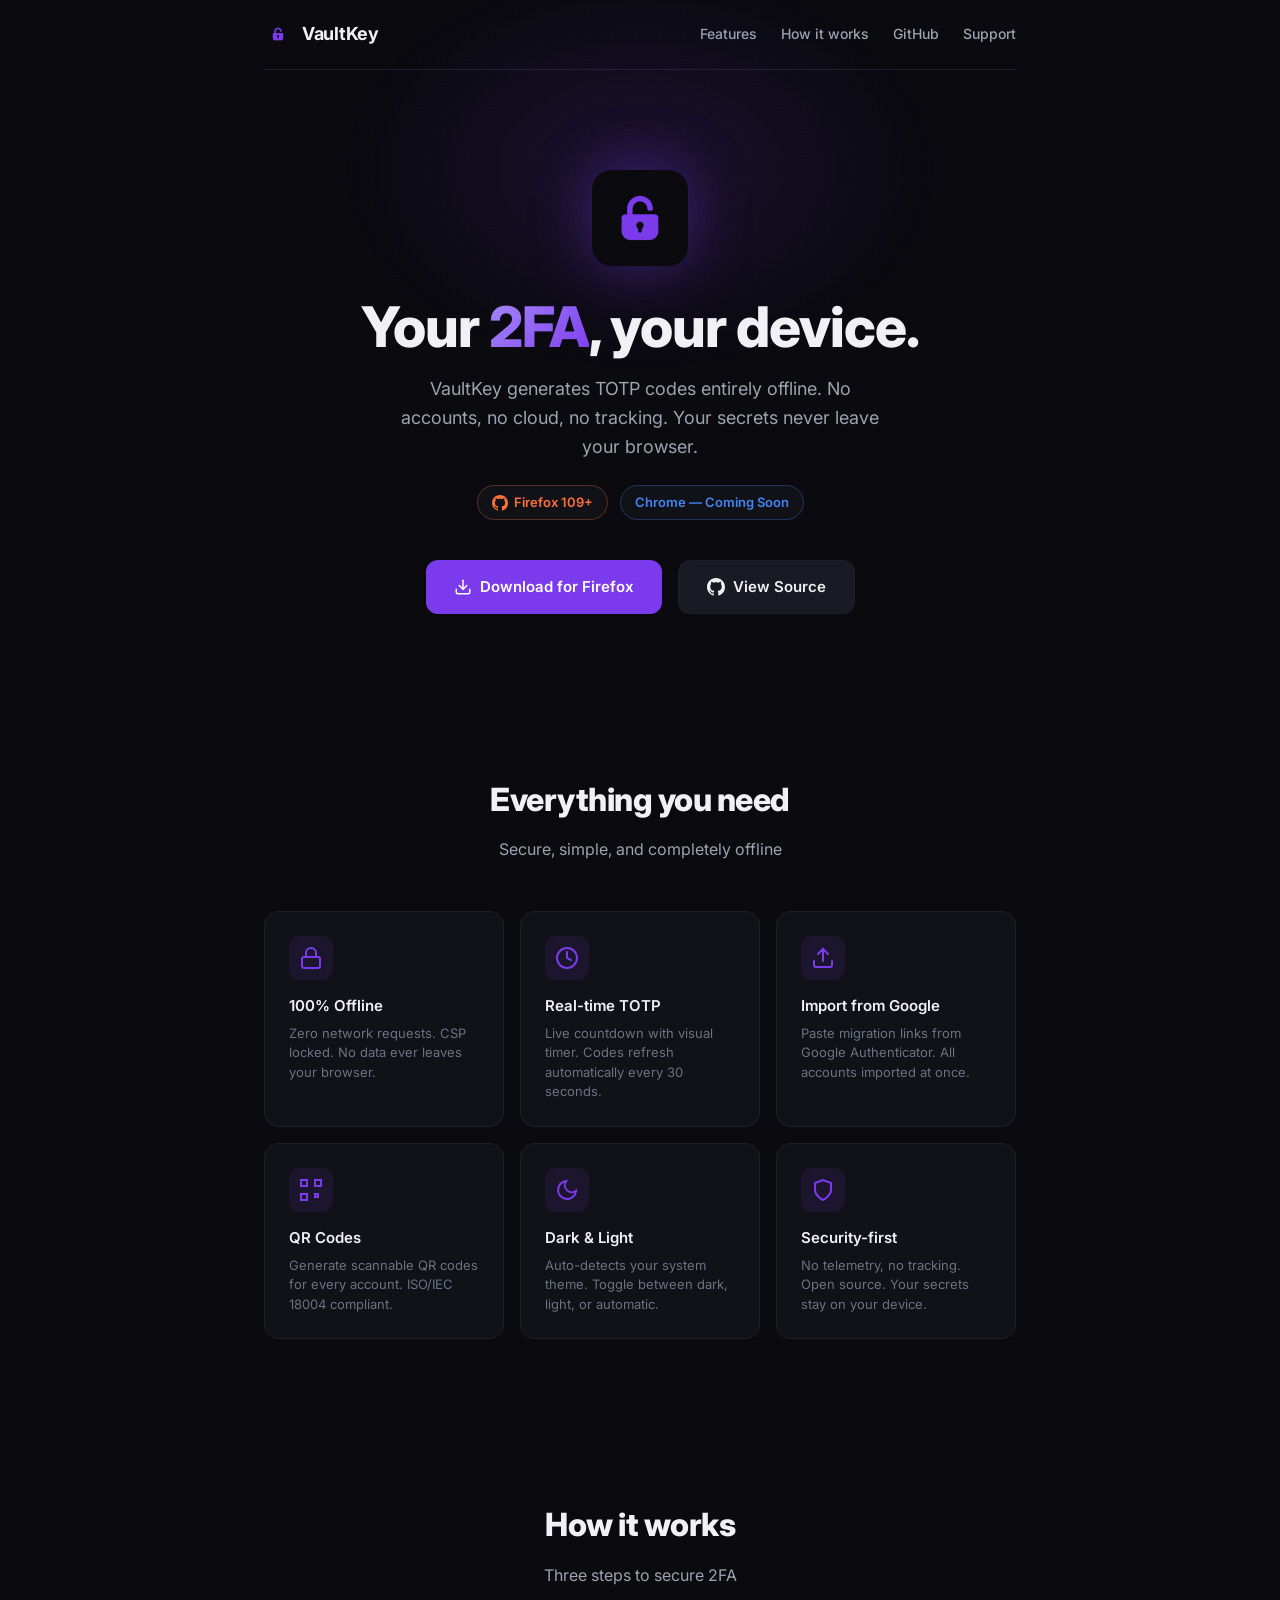
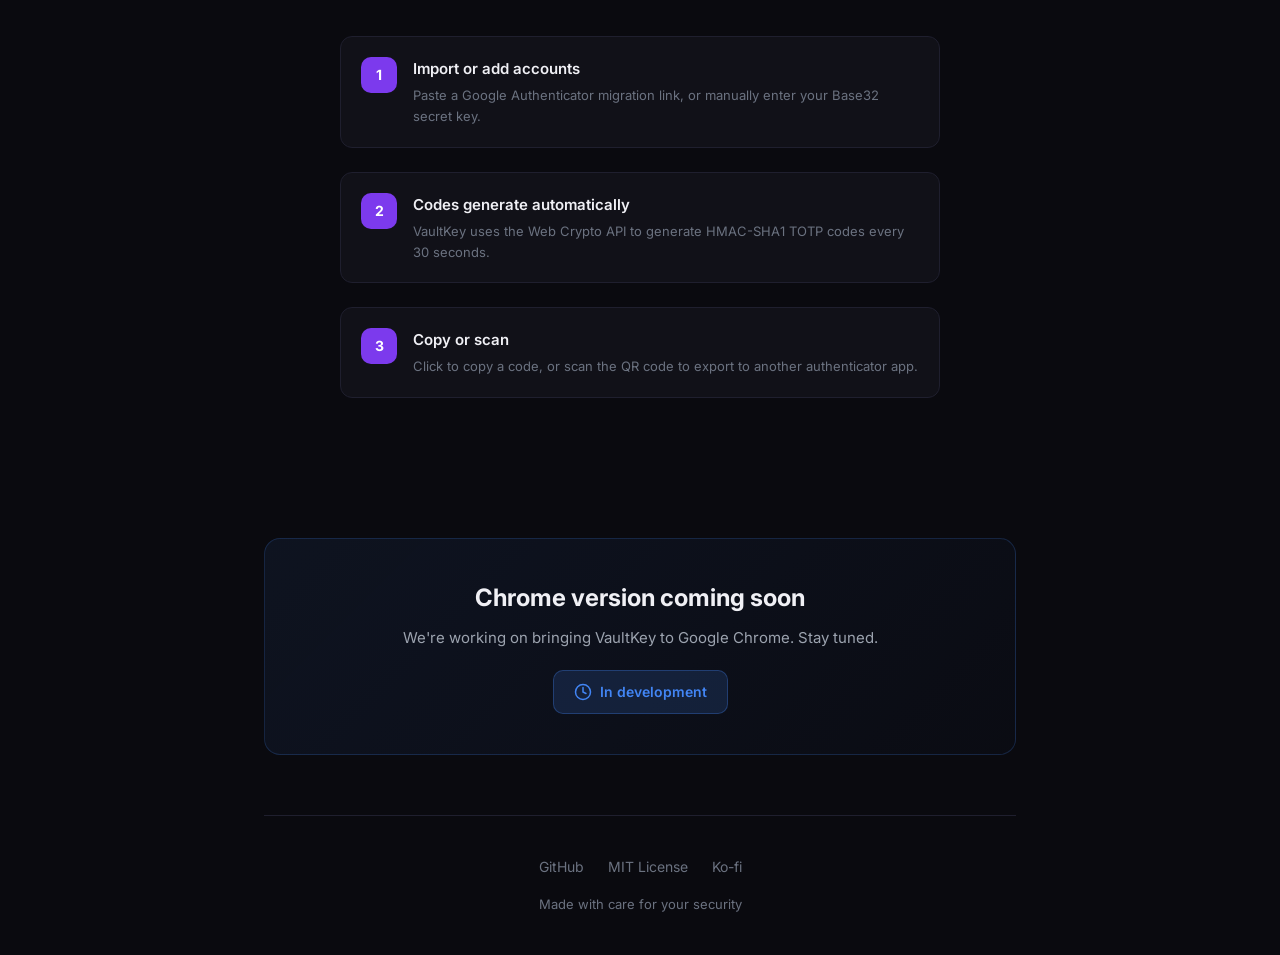
<file: index.html>
<!DOCTYPE html>
<html lang="en">
<head>
  <meta charset="UTF-8">
  <meta name="viewport" content="width=device-width, initial-scale=1.0">
  <title>VaultKey — Offline TOTP Authenticator</title>
  <link rel="icon" type="image/png" href="website-icon.png">
  <style>
    @import url('https://fonts.googleapis.com/css2?family=Inter:wght@400;500;600;700;800&display=swap');

    *, *::before, *::after { box-sizing: border-box; margin: 0; padding: 0; }

    :root {
      --bg: #0a0a0f;
      --bg2: #111118;
      --bg3: #1a1a24;
      --accent: #7c3aed;
      --accent-light: #a78bfa;
      --text: #f0f0f5;
      --text2: #9ca3af;
      --text3: #6b7280;
      --border: #1f1f2e;
      --success: #34d399;
    }

    body {
      font-family: 'Inter', -apple-system, BlinkMacSystemFont, 'Segoe UI', sans-serif;
      background: var(--bg);
      color: var(--text);
      line-height: 1.6;
      overflow-x: hidden;
    }

    /* Background grid */
    body::before {
      content: '';
      position: fixed;
      inset: 0;
      background-image: radial-gradient(rgba(124,58,237,0.04) 1px, transparent 1px);
      background-size: 24px 24px;
      pointer-events: none;
      z-index: 0;
    }

    .container {
      max-width: 800px;
      margin: 0 auto;
      padding: 0 24px;
      position: relative;
      z-index: 1;
    }

    /* Nav */
    nav {
      display: flex;
      align-items: center;
      justify-content: space-between;
      padding: 20px 0;
      border-bottom: 1px solid var(--border);
    }

    .nav-brand {
      display: flex;
      align-items: center;
      gap: 10px;
      text-decoration: none;
      color: var(--text);
    }

    .nav-brand svg { color: var(--accent); }

    .nav-brand span {
      font-size: 18px;
      font-weight: 700;
      letter-spacing: -0.3px;
    }

    .nav-links {
      display: flex;
      gap: 24px;
    }

    .nav-links a {
      color: var(--text2);
      text-decoration: none;
      font-size: 14px;
      font-weight: 500;
      transition: color 0.15s;
    }

    .nav-links a:hover { color: var(--text); }

    /* Hero */
    .hero {
      text-align: center;
      padding: 100px 0 80px;
      position: relative;
    }

    .hero-glow {
      position: absolute;
      top: -100px;
      left: 50%;
      transform: translateX(-50%);
      width: 600px;
      height: 400px;
      background: radial-gradient(ellipse, rgba(124,58,237,0.15) 0%, transparent 70%);
      pointer-events: none;
    }

    .hero-icon {
      position: relative;
      margin-bottom: 24px;
    }

    .hero-icon svg {
      color: var(--accent);
      filter: drop-shadow(0 0 30px rgba(124,58,237,0.4));
    }

    .hero h1 {
      font-size: 56px;
      font-weight: 800;
      letter-spacing: -1px;
      line-height: 1.1;
      position: relative;
    }

    .hero h1 span {
      background: linear-gradient(135deg, var(--accent-light), var(--accent));
      -webkit-background-clip: text;
      -webkit-text-fill-color: transparent;
      background-clip: text;
    }

    .hero-subtitle {
      font-size: 18px;
      color: var(--text2);
      margin-top: 16px;
      position: relative;
      max-width: 500px;
      margin-left: auto;
      margin-right: auto;
    }

    .hero-badges {
      display: flex;
      gap: 12px;
      justify-content: center;
      margin-top: 24px;
      position: relative;
    }

    .badge {
      display: inline-flex;
      align-items: center;
      gap: 6px;
      padding: 6px 14px;
      border-radius: 20px;
      font-size: 13px;
      font-weight: 600;
      border: 1px solid var(--border);
      background: var(--bg2);
    }

    .badge-firefox { color: #ff7139; border-color: rgba(255,113,57,0.3); }
    .badge-chrome { color: #4285f4; border-color: rgba(66,133,244,0.3); }

    /* CTA */
    .cta-group {
      display: flex;
      gap: 16px;
      justify-content: center;
      margin-top: 40px;
      position: relative;
    }

    .btn {
      display: inline-flex;
      align-items: center;
      gap: 8px;
      padding: 14px 28px;
      border-radius: 12px;
      font-size: 15px;
      font-weight: 600;
      text-decoration: none;
      transition: all 0.2s;
      border: none;
      cursor: pointer;
    }

    .btn-primary {
      background: var(--accent);
      color: #fff;
    }

    .btn-primary:hover {
      background: #6d28d9;
      transform: translateY(-2px);
      box-shadow: 0 8px 24px rgba(124,58,237,0.4);
    }

    .btn-secondary {
      background: var(--bg3);
      color: var(--text);
      border: 1px solid var(--border);
    }

    .btn-secondary:hover {
      border-color: var(--accent);
      transform: translateY(-2px);
    }

    /* Features */
    .features {
      padding: 80px 0;
    }

    .section-title {
      text-align: center;
      font-size: 32px;
      font-weight: 800;
      letter-spacing: -0.5px;
      margin-bottom: 12px;
    }

    .section-subtitle {
      text-align: center;
      font-size: 16px;
      color: var(--text2);
      margin-bottom: 48px;
    }

    .feature-grid {
      display: grid;
      grid-template-columns: repeat(3, 1fr);
      gap: 16px;
    }

    .feature-card {
      background: var(--bg2);
      border: 1px solid var(--border);
      border-radius: 14px;
      padding: 24px;
      transition: all 0.2s;
    }

    .feature-card:hover {
      border-color: var(--accent);
      transform: translateY(-3px);
    }

    .feature-icon {
      width: 44px;
      height: 44px;
      display: flex;
      align-items: center;
      justify-content: center;
      background: rgba(124,58,237,0.1);
      border-radius: 10px;
      margin-bottom: 14px;
    }

    .feature-card h3 {
      font-size: 15px;
      font-weight: 600;
      margin-bottom: 6px;
    }

    .feature-card p {
      font-size: 13px;
      color: var(--text3);
      line-height: 1.5;
    }

    /* How it works */
    .how-it-works {
      padding: 80px 0;
    }

    .steps {
      display: flex;
      flex-direction: column;
      gap: 24px;
      max-width: 600px;
      margin: 0 auto;
    }

    .step {
      display: flex;
      align-items: flex-start;
      gap: 16px;
      padding: 20px;
      background: var(--bg2);
      border: 1px solid var(--border);
      border-radius: 12px;
    }

    .step-num {
      width: 36px;
      height: 36px;
      display: flex;
      align-items: center;
      justify-content: center;
      background: var(--accent);
      color: #fff;
      border-radius: 10px;
      font-size: 14px;
      font-weight: 700;
      flex-shrink: 0;
    }

    .step h3 {
      font-size: 15px;
      font-weight: 600;
      margin-bottom: 4px;
    }

    .step p {
      font-size: 13px;
      color: var(--text3);
    }

    /* Chrome banner */
    .chrome-banner {
      padding: 60px 0;
    }

    .chrome-card {
      background: linear-gradient(135deg, rgba(66,133,244,0.08), rgba(66,133,244,0.02));
      border: 1px solid rgba(66,133,244,0.2);
      border-radius: 16px;
      padding: 40px;
      text-align: center;
    }

    .chrome-card h2 {
      font-size: 24px;
      font-weight: 700;
      margin-bottom: 8px;
    }

    .chrome-card p {
      color: var(--text2);
      font-size: 15px;
      margin-bottom: 20px;
    }

    .chrome-badge {
      display: inline-flex;
      align-items: center;
      gap: 8px;
      padding: 10px 20px;
      background: rgba(66,133,244,0.15);
      border: 1px solid rgba(66,133,244,0.3);
      border-radius: 10px;
      color: #4285f4;
      font-size: 14px;
      font-weight: 600;
    }

    /* Footer */
    footer {
      padding: 40px 0;
      border-top: 1px solid var(--border);
      text-align: center;
    }

    .footer-links {
      display: flex;
      gap: 24px;
      justify-content: center;
      margin-bottom: 16px;
    }

    .footer-links a {
      color: var(--text3);
      text-decoration: none;
      font-size: 14px;
      transition: color 0.15s;
    }

    .footer-links a:hover { color: var(--text); }

    footer p {
      font-size: 13px;
      color: var(--text3);
    }

    /* Responsive */
    @media (max-width: 640px) {
      .hero h1 { font-size: 36px; }
      .feature-grid { grid-template-columns: 1fr; }
      .cta-group { flex-direction: column; align-items: center; }
      .nav-links { display: none; }
    }
  </style>
</head>
<body>
  <div class="container">
    <nav>
      <a href="#" class="nav-brand">
        <img src="website-icon.png" alt="VaultKey" width="28" height="28" style="border-radius: 6px;">
        <span>VaultKey</span>
      </a>
      <div class="nav-links">
        <a href="#features">Features</a>
        <a href="#how-it-works">How it works</a>
        <a href="https://github.com/Ark-Lino/VaultKey">GitHub</a>
        <a href="https://github.com/Ark-Lino/VaultKey">Support</a>
      </div>
    </nav>

    <section class="hero">
      <div class="hero-glow"></div>
      <div class="hero-icon">
        <img src="website-icon.png" alt="VaultKey" width="96" height="96" style="border-radius: 20px; filter: drop-shadow(0 0 30px rgba(124,58,237,0.4));">
      </div>
      <h1>Your <span>2FA</span>, your device.</h1>
      <p class="hero-subtitle">
        VaultKey generates TOTP codes entirely offline. No accounts, no cloud, no tracking. Your secrets never leave your browser.
      </p>
      <div class="hero-badges">
        <span class="badge badge-firefox">
          <svg width="16" height="16" viewBox="0 0 24 24" fill="currentColor"><path d="M12 0C5.37 0 0 5.37 0 12c0 5.31 3.435 9.795 8.205 11.385.6.105.825-.255.825-.57 0-.285-.015-1.23-.015-2.235-3.015.555-3.795-.735-4.035-1.41-.135-.345-.72-1.41-1.23-1.695-.42-.225-1.02-.78-.015-.795.945-.015 1.62.87 1.845 1.23 1.08 1.815 2.805 1.305 3.495.99.105-.78.42-1.305.765-1.605-2.67-.3-5.46-1.335-5.46-5.925 0-1.305.465-2.385 1.23-3.225-.12-.3-.54-1.53.12-3.18 0 0 1.005-.315 3.3 1.23.96-.27 1.98-.405 3-.405s2.04.135 3 .405c2.295-1.56 3.3-1.23 3.3-1.23.66 1.65.24 2.88.12 3.18.765.84 1.23 1.905 1.23 3.225 0 4.605-2.805 5.625-5.475 5.925.435.375.81 1.095.81 2.22 0 1.605-.015 2.895-.015 3.3 0 .315.225.69.825.57A12.02 12.02 0 0 0 24 12c0-6.63-5.37-12-12-12z"/></svg>
          Firefox 109+
        </span>
        <span class="badge badge-chrome">Chrome — Coming Soon</span>
      </div>
      <div class="cta-group">
        <a href="https://addons.mozilla.org/firefox/addon/vaultkey-totp" class="btn btn-primary" id="download-btn">
          <svg width="18" height="18" viewBox="0 0 24 24" fill="none" stroke="currentColor" stroke-width="2" stroke-linecap="round"><path d="M21 15v4a2 2 0 0 1-2 2H5a2 2 0 0 1-2-2v-4"/><polyline points="7 10 12 15 17 10"/><line x1="12" y1="15" x2="12" y2="3"/></svg>
          Download for Firefox
        </a>
        <a href="https://github.com/Ark-Lino/VaultKey" class="btn btn-secondary">
          <svg width="18" height="18" viewBox="0 0 24 24" fill="currentColor"><path d="M12 0C5.37 0 0 5.37 0 12c0 5.31 3.435 9.795 8.205 11.385.6.105.825-.255.825-.57 0-.285-.015-1.23-.015-2.235-3.015.555-3.795-.735-4.035-1.41-.135-.345-.72-1.41-1.23-1.695-.42-.225-1.02-.78-.015-.795.945-.015 1.62.87 1.845 1.23 1.08 1.815 2.805 1.305 3.495.99.105-.78.42-1.305.765-1.605-2.67-.3-5.46-1.335-5.46-5.925 0-1.305.465-2.385 1.23-3.225-.12-.3-.54-1.53.12-3.18 0 0 1.005-.315 3.3 1.23.96-.27 1.98-.405 3-.405s2.04.135 3 .405c2.295-1.56 3.3-1.23 3.3-1.23.66 1.65.24 2.88.12 3.18.765.84 1.23 1.905 1.23 3.225 0 4.605-2.805 5.625-5.475 5.925.435.375.81 1.095.81 2.22 0 1.605-.015 2.895-.015 3.3 0 .315.225.69.825.57A12.02 12.02 0 0 0 24 12c0-6.63-5.37-12-12-12z"/></svg>
          View Source
        </a>
      </div>
    </section>

    <section class="features" id="features">
      <h2 class="section-title">Everything you need</h2>
      <p class="section-subtitle">Secure, simple, and completely offline</p>
      <div class="feature-grid">
        <div class="feature-card">
          <div class="feature-icon">
            <svg width="24" height="24" viewBox="0 0 24 24" fill="none" stroke="var(--accent)" stroke-width="2" stroke-linecap="round"><rect x="3" y="11" width="18" height="11" rx="2" ry="2"/><path d="M7 11V7a5 5 0 0 1 10 0v4"/></svg>
          </div>
          <h3>100% Offline</h3>
          <p>Zero network requests. CSP locked. No data ever leaves your browser.</p>
        </div>
        <div class="feature-card">
          <div class="feature-icon">
            <svg width="24" height="24" viewBox="0 0 24 24" fill="none" stroke="var(--accent)" stroke-width="2" stroke-linecap="round"><circle cx="12" cy="12" r="10"/><polyline points="12 6 12 12 16 14"/></svg>
          </div>
          <h3>Real-time TOTP</h3>
          <p>Live countdown with visual timer. Codes refresh automatically every 30 seconds.</p>
        </div>
        <div class="feature-card">
          <div class="feature-icon">
            <svg width="24" height="24" viewBox="0 0 24 24" fill="none" stroke="var(--accent)" stroke-width="2" stroke-linecap="round"><path d="M21 15v4a2 2 0 0 1-2 2H5a2 2 0 0 1-2-2v-4"/><polyline points="17 8 12 3 7 8"/><line x1="12" y1="3" x2="12" y2="15"/></svg>
          </div>
          <h3>Import from Google</h3>
          <p>Paste migration links from Google Authenticator. All accounts imported at once.</p>
        </div>
        <div class="feature-card">
          <div class="feature-icon">
            <svg width="24" height="24" viewBox="0 0 24 24" fill="none" stroke="var(--accent)" stroke-width="2" stroke-linecap="round"><rect x="2" y="2" width="6" height="6"/><rect x="16" y="2" width="6" height="6"/><rect x="2" y="16" width="6" height="6"/><rect x="16" y="16" width="3" height="3"/></svg>
          </div>
          <h3>QR Codes</h3>
          <p>Generate scannable QR codes for every account. ISO/IEC 18004 compliant.</p>
        </div>
        <div class="feature-card">
          <div class="feature-icon">
            <svg width="24" height="24" viewBox="0 0 24 24" fill="none" stroke="var(--accent)" stroke-width="2" stroke-linecap="round"><path d="M21 12.79A9 9 0 1 1 11.21 3 7 7 0 0 0 21 12.79z"/></svg>
          </div>
          <h3>Dark & Light</h3>
          <p>Auto-detects your system theme. Toggle between dark, light, or automatic.</p>
        </div>
        <div class="feature-card">
          <div class="feature-icon">
            <svg width="24" height="24" viewBox="0 0 24 24" fill="none" stroke="var(--accent)" stroke-width="2" stroke-linecap="round"><path d="M12 22s8-4 8-10V5l-8-3-8 3v7c0 6 8 10 8 10z"/></svg>
          </div>
          <h3>Security-first</h3>
          <p>No telemetry, no tracking. Open source. Your secrets stay on your device.</p>
        </div>
      </div>
    </section>

    <section class="how-it-works" id="how-it-works">
      <h2 class="section-title">How it works</h2>
      <p class="section-subtitle">Three steps to secure 2FA</p>
      <div class="steps">
        <div class="step">
          <div class="step-num">1</div>
          <div>
            <h3>Import or add accounts</h3>
            <p>Paste a Google Authenticator migration link, or manually enter your Base32 secret key.</p>
          </div>
        </div>
        <div class="step">
          <div class="step-num">2</div>
          <div>
            <h3>Codes generate automatically</h3>
            <p>VaultKey uses the Web Crypto API to generate HMAC-SHA1 TOTP codes every 30 seconds.</p>
          </div>
        </div>
        <div class="step">
          <div class="step-num">3</div>
          <div>
            <h3>Copy or scan</h3>
            <p>Click to copy a code, or scan the QR code to export to another authenticator app.</p>
          </div>
        </div>
      </div>
    </section>

    <section class="chrome-banner">
      <div class="chrome-card">
        <h2>Chrome version coming soon</h2>
        <p>We're working on bringing VaultKey to Google Chrome. Stay tuned.</p>
        <div class="chrome-badge">
          <svg width="18" height="18" viewBox="0 0 24 24" fill="none" stroke="currentColor" stroke-width="2" stroke-linecap="round"><circle cx="12" cy="12" r="10"/><polyline points="12 6 12 12 16 14"/></svg>
          In development
        </div>
      </div>
    </section>

    <footer>
      <div class="footer-links">
        <a href="https://github.com/Ark-Lino/VaultKey">GitHub</a>
        <a href="https://github.com/Ark-Lino/VaultKey/blob/main/LICENSE">MIT License</a>
        <a href="https://ko-fi.com/ark_lino">Ko-fi</a>
      </div>
      <p>Made with care for your security</p>
    </footer>
  </div>
</body>
</html>
</file>
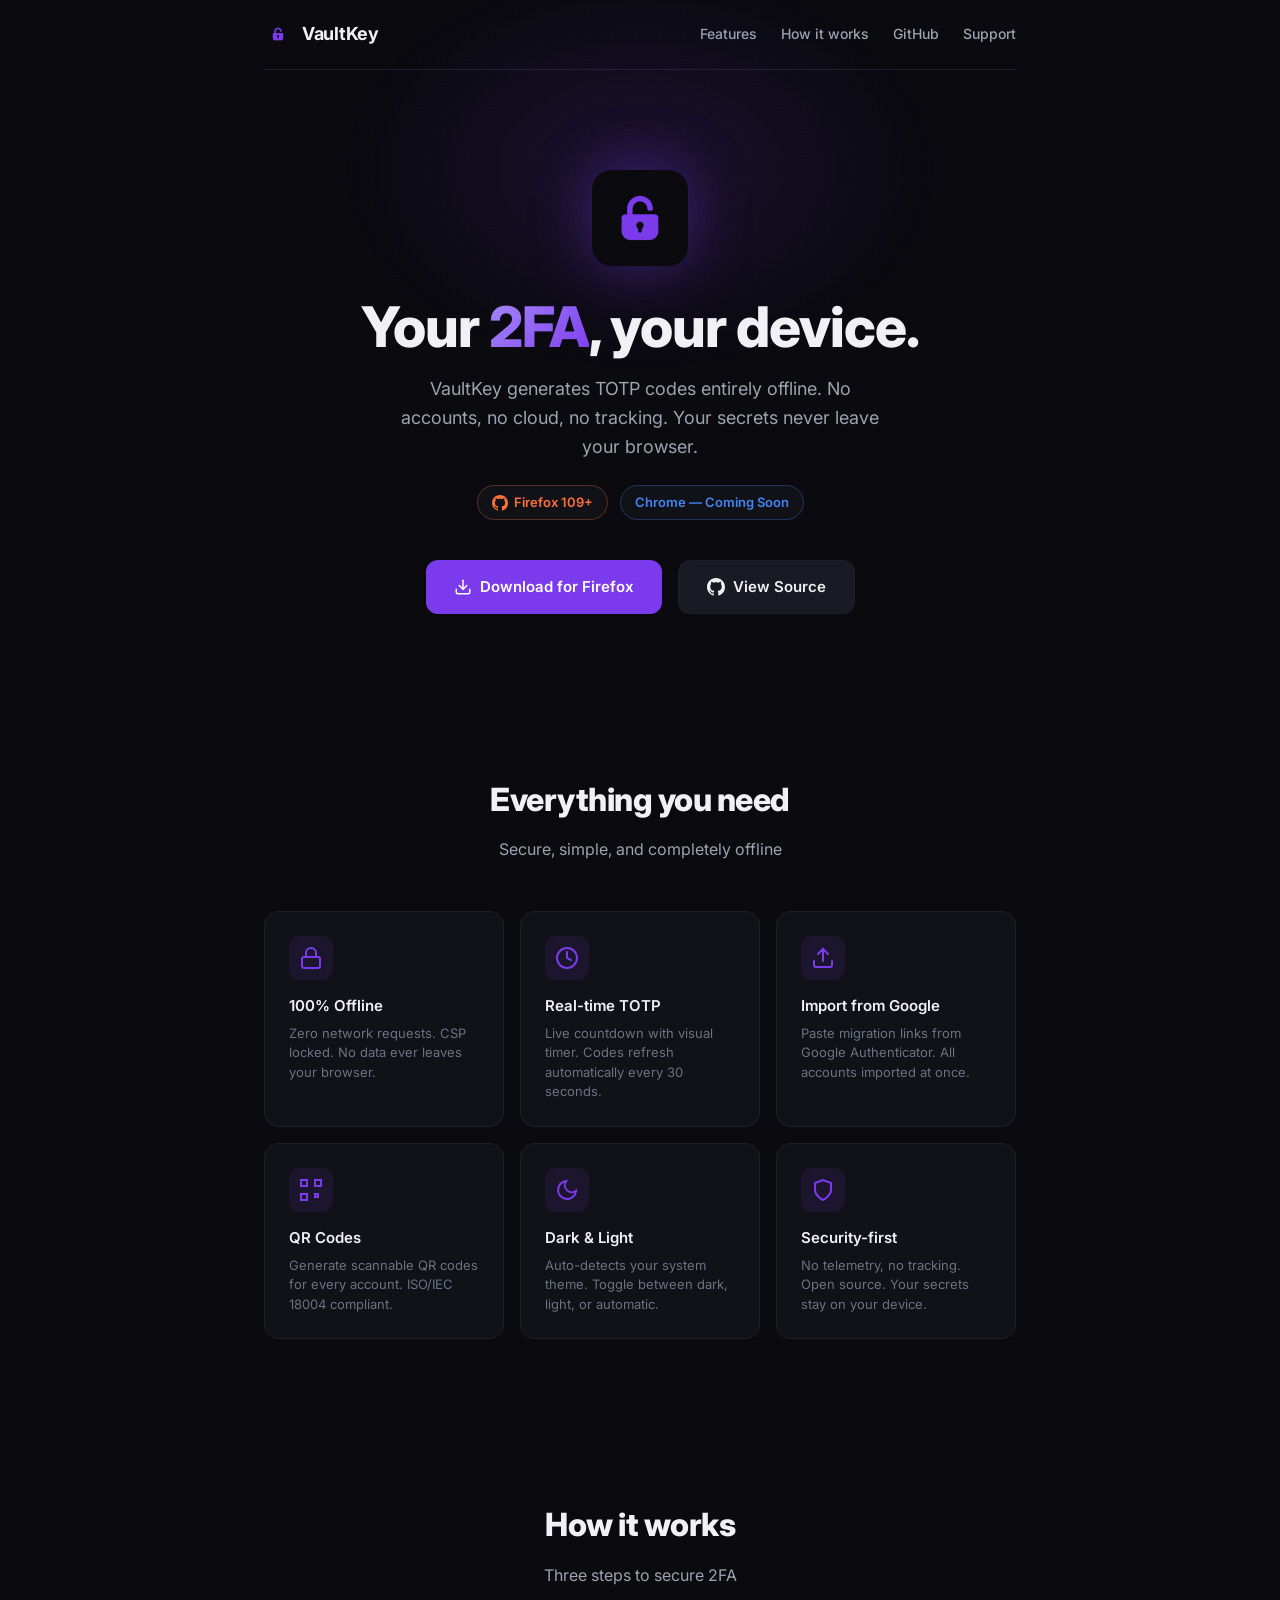
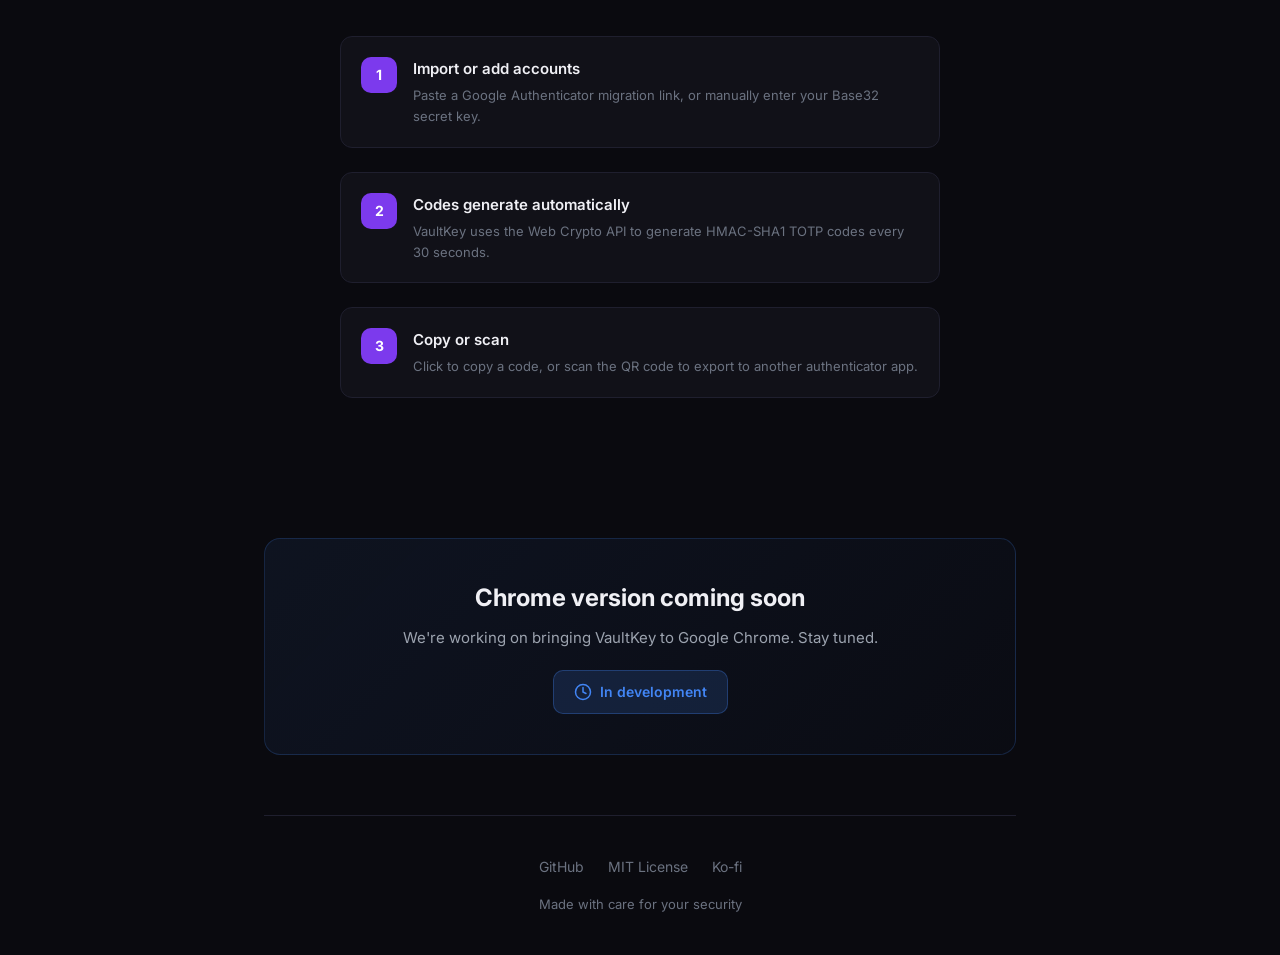
<file: website/index.html>
<!DOCTYPE html>
<html lang="en">
<head>
  <meta charset="UTF-8">
  <meta name="viewport" content="width=device-width, initial-scale=1.0">
  <title>VaultKey — Offline TOTP Authenticator</title>
  <link rel="icon" type="image/png" href="icon.png">
  <style>
    @import url('https://fonts.googleapis.com/css2?family=Inter:wght@400;500;600;700;800&display=swap');

    *, *::before, *::after { box-sizing: border-box; margin: 0; padding: 0; }

    :root {
      --bg: #0a0a0f;
      --bg2: #111118;
      --bg3: #1a1a24;
      --accent: #7c3aed;
      --accent-light: #a78bfa;
      --text: #f0f0f5;
      --text2: #9ca3af;
      --text3: #6b7280;
      --border: #1f1f2e;
      --success: #34d399;
    }

    body {
      font-family: 'Inter', -apple-system, BlinkMacSystemFont, 'Segoe UI', sans-serif;
      background: var(--bg);
      color: var(--text);
      line-height: 1.6;
      overflow-x: hidden;
    }

    /* Background grid */
    body::before {
      content: '';
      position: fixed;
      inset: 0;
      background-image: radial-gradient(rgba(124,58,237,0.04) 1px, transparent 1px);
      background-size: 24px 24px;
      pointer-events: none;
      z-index: 0;
    }

    .container {
      max-width: 800px;
      margin: 0 auto;
      padding: 0 24px;
      position: relative;
      z-index: 1;
    }

    /* Nav */
    nav {
      display: flex;
      align-items: center;
      justify-content: space-between;
      padding: 20px 0;
      border-bottom: 1px solid var(--border);
    }

    .nav-brand {
      display: flex;
      align-items: center;
      gap: 10px;
      text-decoration: none;
      color: var(--text);
    }

    .nav-brand svg { color: var(--accent); }

    .nav-brand span {
      font-size: 18px;
      font-weight: 700;
      letter-spacing: -0.3px;
    }

    .nav-links {
      display: flex;
      gap: 24px;
    }

    .nav-links a {
      color: var(--text2);
      text-decoration: none;
      font-size: 14px;
      font-weight: 500;
      transition: color 0.15s;
    }

    .nav-links a:hover { color: var(--text); }

    /* Hero */
    .hero {
      text-align: center;
      padding: 100px 0 80px;
      position: relative;
    }

    .hero-glow {
      position: absolute;
      top: -100px;
      left: 50%;
      transform: translateX(-50%);
      width: 600px;
      height: 400px;
      background: radial-gradient(ellipse, rgba(124,58,237,0.15) 0%, transparent 70%);
      pointer-events: none;
    }

    .hero-icon {
      position: relative;
      margin-bottom: 24px;
    }

    .hero-icon svg {
      color: var(--accent);
      filter: drop-shadow(0 0 30px rgba(124,58,237,0.4));
    }

    .hero h1 {
      font-size: 56px;
      font-weight: 800;
      letter-spacing: -1px;
      line-height: 1.1;
      position: relative;
    }

    .hero h1 span {
      background: linear-gradient(135deg, var(--accent-light), var(--accent));
      -webkit-background-clip: text;
      -webkit-text-fill-color: transparent;
      background-clip: text;
    }

    .hero-subtitle {
      font-size: 18px;
      color: var(--text2);
      margin-top: 16px;
      position: relative;
      max-width: 500px;
      margin-left: auto;
      margin-right: auto;
    }

    .hero-badges {
      display: flex;
      gap: 12px;
      justify-content: center;
      margin-top: 24px;
      position: relative;
    }

    .badge {
      display: inline-flex;
      align-items: center;
      gap: 6px;
      padding: 6px 14px;
      border-radius: 20px;
      font-size: 13px;
      font-weight: 600;
      border: 1px solid var(--border);
      background: var(--bg2);
    }

    .badge-firefox { color: #ff7139; border-color: rgba(255,113,57,0.3); }
    .badge-chrome { color: #4285f4; border-color: rgba(66,133,244,0.3); }

    /* CTA */
    .cta-group {
      display: flex;
      gap: 16px;
      justify-content: center;
      margin-top: 40px;
      position: relative;
    }

    .btn {
      display: inline-flex;
      align-items: center;
      gap: 8px;
      padding: 14px 28px;
      border-radius: 12px;
      font-size: 15px;
      font-weight: 600;
      text-decoration: none;
      transition: all 0.2s;
      border: none;
      cursor: pointer;
    }

    .btn-primary {
      background: var(--accent);
      color: #fff;
    }

    .btn-primary:hover {
      background: #6d28d9;
      transform: translateY(-2px);
      box-shadow: 0 8px 24px rgba(124,58,237,0.4);
    }

    .btn-secondary {
      background: var(--bg3);
      color: var(--text);
      border: 1px solid var(--border);
    }

    .btn-secondary:hover {
      border-color: var(--accent);
      transform: translateY(-2px);
    }

    /* Features */
    .features {
      padding: 80px 0;
    }

    .section-title {
      text-align: center;
      font-size: 32px;
      font-weight: 800;
      letter-spacing: -0.5px;
      margin-bottom: 12px;
    }

    .section-subtitle {
      text-align: center;
      font-size: 16px;
      color: var(--text2);
      margin-bottom: 48px;
    }

    .feature-grid {
      display: grid;
      grid-template-columns: repeat(3, 1fr);
      gap: 16px;
    }

    .feature-card {
      background: var(--bg2);
      border: 1px solid var(--border);
      border-radius: 14px;
      padding: 24px;
      transition: all 0.2s;
    }

    .feature-card:hover {
      border-color: var(--accent);
      transform: translateY(-3px);
    }

    .feature-icon {
      width: 44px;
      height: 44px;
      display: flex;
      align-items: center;
      justify-content: center;
      background: rgba(124,58,237,0.1);
      border-radius: 10px;
      margin-bottom: 14px;
    }

    .feature-card h3 {
      font-size: 15px;
      font-weight: 600;
      margin-bottom: 6px;
    }

    .feature-card p {
      font-size: 13px;
      color: var(--text3);
      line-height: 1.5;
    }

    /* How it works */
    .how-it-works {
      padding: 80px 0;
    }

    .steps {
      display: flex;
      flex-direction: column;
      gap: 24px;
      max-width: 600px;
      margin: 0 auto;
    }

    .step {
      display: flex;
      align-items: flex-start;
      gap: 16px;
      padding: 20px;
      background: var(--bg2);
      border: 1px solid var(--border);
      border-radius: 12px;
    }

    .step-num {
      width: 36px;
      height: 36px;
      display: flex;
      align-items: center;
      justify-content: center;
      background: var(--accent);
      color: #fff;
      border-radius: 10px;
      font-size: 14px;
      font-weight: 700;
      flex-shrink: 0;
    }

    .step h3 {
      font-size: 15px;
      font-weight: 600;
      margin-bottom: 4px;
    }

    .step p {
      font-size: 13px;
      color: var(--text3);
    }

    /* Chrome banner */
    .chrome-banner {
      padding: 60px 0;
    }

    .chrome-card {
      background: linear-gradient(135deg, rgba(66,133,244,0.08), rgba(66,133,244,0.02));
      border: 1px solid rgba(66,133,244,0.2);
      border-radius: 16px;
      padding: 40px;
      text-align: center;
    }

    .chrome-card h2 {
      font-size: 24px;
      font-weight: 700;
      margin-bottom: 8px;
    }

    .chrome-card p {
      color: var(--text2);
      font-size: 15px;
      margin-bottom: 20px;
    }

    .chrome-badge {
      display: inline-flex;
      align-items: center;
      gap: 8px;
      padding: 10px 20px;
      background: rgba(66,133,244,0.15);
      border: 1px solid rgba(66,133,244,0.3);
      border-radius: 10px;
      color: #4285f4;
      font-size: 14px;
      font-weight: 600;
    }

    /* Footer */
    footer {
      padding: 40px 0;
      border-top: 1px solid var(--border);
      text-align: center;
    }

    .footer-links {
      display: flex;
      gap: 24px;
      justify-content: center;
      margin-bottom: 16px;
    }

    .footer-links a {
      color: var(--text3);
      text-decoration: none;
      font-size: 14px;
      transition: color 0.15s;
    }

    .footer-links a:hover { color: var(--text); }

    footer p {
      font-size: 13px;
      color: var(--text3);
    }

    /* Responsive */
    @media (max-width: 640px) {
      .hero h1 { font-size: 36px; }
      .feature-grid { grid-template-columns: 1fr; }
      .cta-group { flex-direction: column; align-items: center; }
      .nav-links { display: none; }
    }
  </style>
</head>
<body>
  <div class="container">
    <nav>
      <a href="#" class="nav-brand">
        <img src="icon.png" alt="VaultKey" width="28" height="28" style="border-radius: 6px;">
        <span>VaultKey</span>
      </a>
      <div class="nav-links">
        <a href="#features">Features</a>
        <a href="#how-it-works">How it works</a>
        <a href="https://github.com/Ark-Lino/VaultKey">GitHub</a>
        <a href="https://github.com/Ark-Lino/VaultKey">Support</a>
      </div>
    </nav>

    <section class="hero">
      <div class="hero-glow"></div>
      <div class="hero-icon">
        <img src="icon.png" alt="VaultKey" width="96" height="96" style="border-radius: 20px; filter: drop-shadow(0 0 30px rgba(124,58,237,0.4));">
      </div>
      <h1>Your <span>2FA</span>, your device.</h1>
      <p class="hero-subtitle">
        VaultKey generates TOTP codes entirely offline. No accounts, no cloud, no tracking. Your secrets never leave your browser.
      </p>
      <div class="hero-badges">
        <span class="badge badge-firefox">
          <svg width="16" height="16" viewBox="0 0 24 24" fill="currentColor"><path d="M12 0C5.37 0 0 5.37 0 12c0 5.31 3.435 9.795 8.205 11.385.6.105.825-.255.825-.57 0-.285-.015-1.23-.015-2.235-3.015.555-3.795-.735-4.035-1.41-.135-.345-.72-1.41-1.23-1.695-.42-.225-1.02-.78-.015-.795.945-.015 1.62.87 1.845 1.23 1.08 1.815 2.805 1.305 3.495.99.105-.78.42-1.305.765-1.605-2.67-.3-5.46-1.335-5.46-5.925 0-1.305.465-2.385 1.23-3.225-.12-.3-.54-1.53.12-3.18 0 0 1.005-.315 3.3 1.23.96-.27 1.98-.405 3-.405s2.04.135 3 .405c2.295-1.56 3.3-1.23 3.3-1.23.66 1.65.24 2.88.12 3.18.765.84 1.23 1.905 1.23 3.225 0 4.605-2.805 5.625-5.475 5.925.435.375.81 1.095.81 2.22 0 1.605-.015 2.895-.015 3.3 0 .315.225.69.825.57A12.02 12.02 0 0 0 24 12c0-6.63-5.37-12-12-12z"/></svg>
          Firefox 109+
        </span>
        <span class="badge badge-chrome">Chrome — Coming Soon</span>
      </div>
      <div class="cta-group">
        <a href="https://addons.mozilla.org/firefox/addon/vaultkey/" class="btn btn-primary" id="download-btn">
          <svg width="18" height="18" viewBox="0 0 24 24" fill="none" stroke="currentColor" stroke-width="2" stroke-linecap="round"><path d="M21 15v4a2 2 0 0 1-2 2H5a2 2 0 0 1-2-2v-4"/><polyline points="7 10 12 15 17 10"/><line x1="12" y1="15" x2="12" y2="3"/></svg>
          Download for Firefox
        </a>
        <a href="https://github.com/Ark-Lino/VaultKey" class="btn btn-secondary">
          <svg width="18" height="18" viewBox="0 0 24 24" fill="currentColor"><path d="M12 0C5.37 0 0 5.37 0 12c0 5.31 3.435 9.795 8.205 11.385.6.105.825-.255.825-.57 0-.285-.015-1.23-.015-2.235-3.015.555-3.795-.735-4.035-1.41-.135-.345-.72-1.41-1.23-1.695-.42-.225-1.02-.78-.015-.795.945-.015 1.62.87 1.845 1.23 1.08 1.815 2.805 1.305 3.495.99.105-.78.42-1.305.765-1.605-2.67-.3-5.46-1.335-5.46-5.925 0-1.305.465-2.385 1.23-3.225-.12-.3-.54-1.53.12-3.18 0 0 1.005-.315 3.3 1.23.96-.27 1.98-.405 3-.405s2.04.135 3 .405c2.295-1.56 3.3-1.23 3.3-1.23.66 1.65.24 2.88.12 3.18.765.84 1.23 1.905 1.23 3.225 0 4.605-2.805 5.625-5.475 5.925.435.375.81 1.095.81 2.22 0 1.605-.015 2.895-.015 3.3 0 .315.225.69.825.57A12.02 12.02 0 0 0 24 12c0-6.63-5.37-12-12-12z"/></svg>
          View Source
        </a>
      </div>
    </section>

    <section class="features" id="features">
      <h2 class="section-title">Everything you need</h2>
      <p class="section-subtitle">Secure, simple, and completely offline</p>
      <div class="feature-grid">
        <div class="feature-card">
          <div class="feature-icon">
            <svg width="24" height="24" viewBox="0 0 24 24" fill="none" stroke="var(--accent)" stroke-width="2" stroke-linecap="round"><rect x="3" y="11" width="18" height="11" rx="2" ry="2"/><path d="M7 11V7a5 5 0 0 1 10 0v4"/></svg>
          </div>
          <h3>100% Offline</h3>
          <p>Zero network requests. CSP locked. No data ever leaves your browser.</p>
        </div>
        <div class="feature-card">
          <div class="feature-icon">
            <svg width="24" height="24" viewBox="0 0 24 24" fill="none" stroke="var(--accent)" stroke-width="2" stroke-linecap="round"><circle cx="12" cy="12" r="10"/><polyline points="12 6 12 12 16 14"/></svg>
          </div>
          <h3>Real-time TOTP</h3>
          <p>Live countdown with visual timer. Codes refresh automatically every 30 seconds.</p>
        </div>
        <div class="feature-card">
          <div class="feature-icon">
            <svg width="24" height="24" viewBox="0 0 24 24" fill="none" stroke="var(--accent)" stroke-width="2" stroke-linecap="round"><path d="M21 15v4a2 2 0 0 1-2 2H5a2 2 0 0 1-2-2v-4"/><polyline points="17 8 12 3 7 8"/><line x1="12" y1="3" x2="12" y2="15"/></svg>
          </div>
          <h3>Import from Google</h3>
          <p>Paste migration links from Google Authenticator. All accounts imported at once.</p>
        </div>
        <div class="feature-card">
          <div class="feature-icon">
            <svg width="24" height="24" viewBox="0 0 24 24" fill="none" stroke="var(--accent)" stroke-width="2" stroke-linecap="round"><rect x="2" y="2" width="6" height="6"/><rect x="16" y="2" width="6" height="6"/><rect x="2" y="16" width="6" height="6"/><rect x="16" y="16" width="3" height="3"/></svg>
          </div>
          <h3>QR Codes</h3>
          <p>Generate scannable QR codes for every account. ISO/IEC 18004 compliant.</p>
        </div>
        <div class="feature-card">
          <div class="feature-icon">
            <svg width="24" height="24" viewBox="0 0 24 24" fill="none" stroke="var(--accent)" stroke-width="2" stroke-linecap="round"><path d="M21 12.79A9 9 0 1 1 11.21 3 7 7 0 0 0 21 12.79z"/></svg>
          </div>
          <h3>Dark & Light</h3>
          <p>Auto-detects your system theme. Toggle between dark, light, or automatic.</p>
        </div>
        <div class="feature-card">
          <div class="feature-icon">
            <svg width="24" height="24" viewBox="0 0 24 24" fill="none" stroke="var(--accent)" stroke-width="2" stroke-linecap="round"><path d="M12 22s8-4 8-10V5l-8-3-8 3v7c0 6 8 10 8 10z"/></svg>
          </div>
          <h3>Security-first</h3>
          <p>No telemetry, no tracking. Open source. Your secrets stay on your device.</p>
        </div>
      </div>
    </section>

    <section class="how-it-works" id="how-it-works">
      <h2 class="section-title">How it works</h2>
      <p class="section-subtitle">Three steps to secure 2FA</p>
      <div class="steps">
        <div class="step">
          <div class="step-num">1</div>
          <div>
            <h3>Import or add accounts</h3>
            <p>Paste a Google Authenticator migration link, or manually enter your Base32 secret key.</p>
          </div>
        </div>
        <div class="step">
          <div class="step-num">2</div>
          <div>
            <h3>Codes generate automatically</h3>
            <p>VaultKey uses the Web Crypto API to generate HMAC-SHA1 TOTP codes every 30 seconds.</p>
          </div>
        </div>
        <div class="step">
          <div class="step-num">3</div>
          <div>
            <h3>Copy or scan</h3>
            <p>Click to copy a code, or scan the QR code to export to another authenticator app.</p>
          </div>
        </div>
      </div>
    </section>

    <section class="chrome-banner">
      <div class="chrome-card">
        <h2>Chrome version coming soon</h2>
        <p>We're working on bringing VaultKey to Google Chrome. Stay tuned.</p>
        <div class="chrome-badge">
          <svg width="18" height="18" viewBox="0 0 24 24" fill="none" stroke="currentColor" stroke-width="2" stroke-linecap="round"><circle cx="12" cy="12" r="10"/><polyline points="12 6 12 12 16 14"/></svg>
          In development
        </div>
      </div>
    </section>

    <footer>
      <div class="footer-links">
        <a href="https://github.com/Ark-Lino/VaultKey">GitHub</a>
        <a href="https://github.com/Ark-Lino/VaultKey/blob/main/LICENSE">MIT License</a>
        <a href="https://ko-fi.com/ark_lino">Ko-fi</a>
      </div>
      <p>Made with care for your security</p>
    </footer>
  </div>
</body>
</html>
</file>
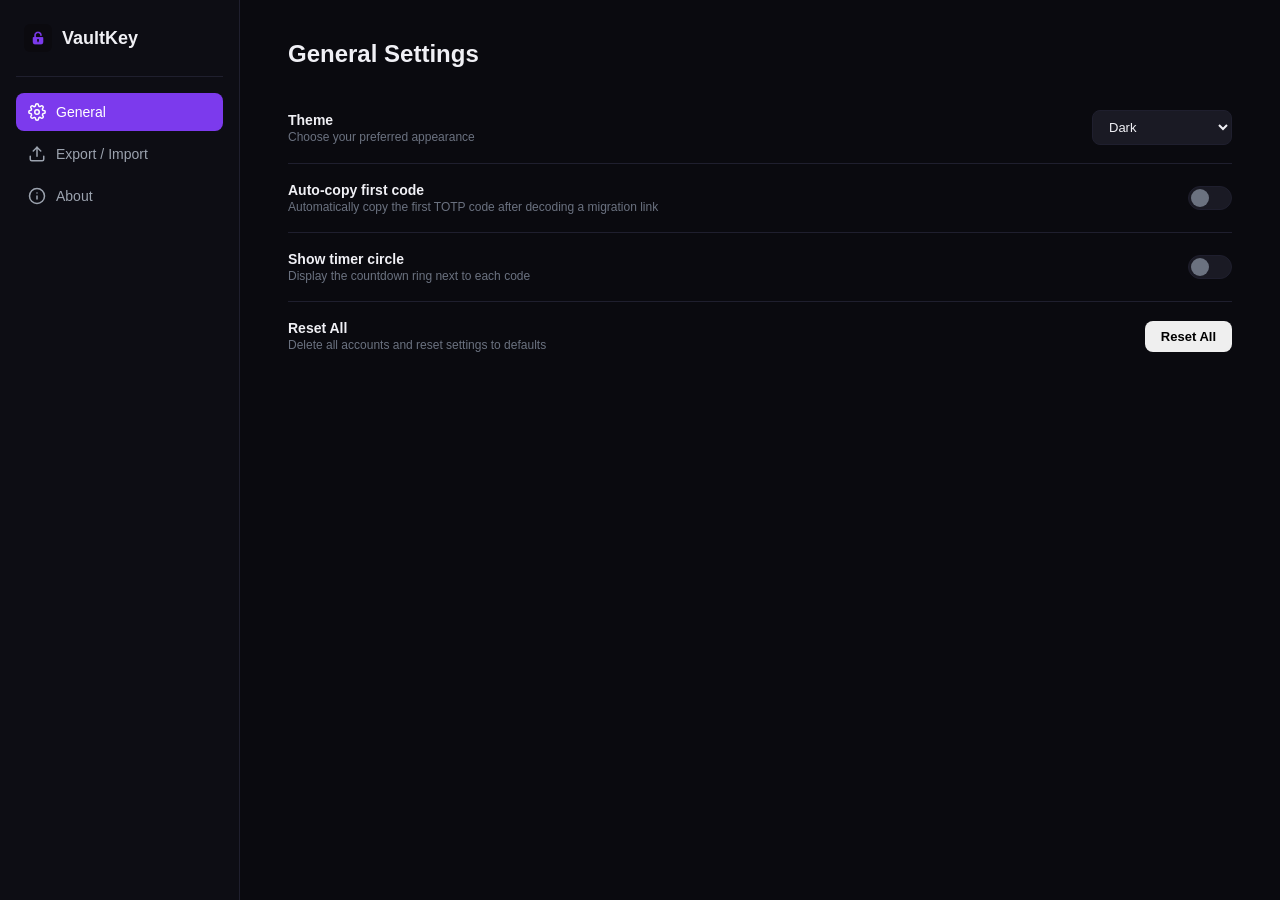
<file: options/options.html>
<!DOCTYPE html>
<html lang="en" data-theme="dark">
<head>
  <meta charset="UTF-8">
  <meta name="viewport" content="width=device-width, initial-scale=1.0">
  <link rel="stylesheet" href="options.css">
  <title>VaultKey — Settings</title>
</head>
<body>
  <div class="layout">
    <aside class="sidebar">
      <div class="sidebar-header">
        <img src="../icons/icon-96.png" alt="VaultKey" width="28" height="28" style="border-radius: 6px;">
        <span class="sidebar-title">VaultKey</span>
      </div>
      <nav class="sidebar-nav">
        <button class="nav-btn active" data-tab="general">
          <svg width="18" height="18" viewBox="0 0 24 24" fill="none" stroke="currentColor" stroke-width="2" stroke-linecap="round"><circle cx="12" cy="12" r="3"/><path d="M19.4 15a1.65 1.65 0 0 0 .33 1.82l.06.06a2 2 0 0 1 0 2.83 2 2 0 0 1-2.83 0l-.06-.06a1.65 1.65 0 0 0-1.82-.33 1.65 1.65 0 0 0-1 1.51V21a2 2 0 0 1-2 2 2 2 0 0 1-2-2v-.09A1.65 1.65 0 0 0 9 19.4a1.65 1.65 0 0 0-1.82.33l-.06.06a2 2 0 0 1-2.83 0 2 2 0 0 1 0-2.83l.06-.06A1.65 1.65 0 0 0 4.68 15a1.65 1.65 0 0 0-1.51-1H3a2 2 0 0 1-2-2 2 2 0 0 1 2-2h.09A1.65 1.65 0 0 0 4.6 9a1.65 1.65 0 0 0-.33-1.82l-.06-.06a2 2 0 0 1 0-2.83 2 2 0 0 1 2.83 0l.06.06A1.65 1.65 0 0 0 9 4.68a1.65 1.65 0 0 0 1-1.51V3a2 2 0 0 1 2-2 2 2 0 0 1 2 2v.09a1.65 1.65 0 0 0 1 1.51 1.65 1.65 0 0 0 1.82-.33l.06-.06a2 2 0 0 1 2.83 0 2 2 0 0 1 0 2.83l-.06.06a1.65 1.65 0 0 0-.33 1.82V9a1.65 1.65 0 0 0 1.51 1H21a2 2 0 0 1 2 2 2 2 0 0 1-2 2h-.09a1.65 1.65 0 0 0-1.51 1z"/></svg>
          General
        </button>
        <button class="nav-btn" data-tab="export">
          <svg width="18" height="18" viewBox="0 0 24 24" fill="none" stroke="currentColor" stroke-width="2" stroke-linecap="round"><path d="M21 15v4a2 2 0 0 1-2 2H5a2 2 0 0 1-2-2v-4"/><polyline points="17 8 12 3 7 8"/><line x1="12" y1="3" x2="12" y2="15"/></svg>
          Export / Import
        </button>
        <button class="nav-btn" data-tab="about">
          <svg width="18" height="18" viewBox="0 0 24 24" fill="none" stroke="currentColor" stroke-width="2" stroke-linecap="round"><circle cx="12" cy="12" r="10"/><line x1="12" y1="16" x2="12" y2="12"/><line x1="12" y1="8" x2="12.01" y2="8"/></svg>
          About
        </button>
      </nav>
    </aside>

    <main class="content">
      <!-- General -->
      <section class="tab-panel active" id="tab-general">
        <h2>General Settings</h2>
        <div class="setting-group">
          <div class="setting-row">
            <div class="setting-info">
              <label class="setting-label">Theme</label>
              <p class="setting-desc">Choose your preferred appearance</p>
            </div>
            <select id="opt-theme" class="setting-select">
              <option value="dark">Dark</option>
              <option value="light">Light</option>
              <option value="auto">Auto (System)</option>
            </select>
          </div>
          <div class="setting-row">
            <div class="setting-info">
              <label class="setting-label">Auto-copy first code</label>
              <p class="setting-desc">Automatically copy the first TOTP code after decoding a migration link</p>
            </div>
            <label class="toggle">
              <input type="checkbox" id="opt-autocopy">
              <span class="toggle-slider"></span>
            </label>
          </div>
          <div class="setting-row">
            <div class="setting-info">
              <label class="setting-label">Show timer circle</label>
              <p class="setting-desc">Display the countdown ring next to each code</p>
            </div>
            <label class="toggle">
              <input type="checkbox" id="opt-timer">
              <span class="toggle-slider"></span>
            </label>
          </div>
          <div class="setting-row">
            <div class="setting-info">
              <label class="setting-label">Reset All</label>
              <p class="setting-desc">Delete all accounts and reset settings to defaults</p>
            </div>
            <button class="btn btn-delete" id="btn-reset-all">Reset All</button>
          </div>
        </div>
      </section>

      <!-- Export / Import -->
      <section class="tab-panel" id="tab-export">
        <h2>Export / Import</h2>
        <div class="export-section">
          <h3>Export</h3>
          <p class="section-desc">Generate a migration link to backup your accounts</p>
          <button class="btn btn-primary" id="btn-generate-link">Generate Migration Link</button>
          <div class="link-box" id="export-link-box" style="display:none;">
            <textarea id="export-link" rows="3" readonly></textarea>
            <button class="btn btn-secondary" id="btn-copy-link">Copy Link</button>
          </div>
        </div>
        <div class="divider"></div>
        <div class="import-section">
          <h3>Import</h3>
          <p class="section-desc">Paste a migration link to restore accounts</p>
          <textarea id="import-link" rows="3" placeholder="otpauth-migration://offline?data=..."></textarea>
          <button class="btn btn-primary" id="btn-validate-import">Validate &amp; Import</button>
          <div id="import-preview" style="display:none;">
            <p class="preview-label">Preview — accounts found:</p>
            <div id="import-preview-list"></div>
            <button class="btn btn-primary" id="btn-import-confirm">Import to Extension</button>
          </div>
        </div>
      </section>

      <!-- About -->
      <section class="tab-panel" id="tab-about">
        <!-- Hero -->
        <div class="about-hero">
          <div class="about-hero-glow"></div>
          <div class="about-hero-icon">
            <img src="../icons/icon-96.png" alt="VaultKey" width="64" height="64" style="border-radius: 14px;">
          </div>
          <h1>VaultKey</h1>
          <p class="tagline">Offline TOTP Authenticator for Firefox</p>
          <span class="version-badge">v1.0.0</span>
        </div>

        <!-- About the project -->
        <div class="about-section">
          <h2>What is VaultKey?</h2>
          <p class="about-text">
            VaultKey is a Firefox extension that generates two-factor authentication (2FA/TOTP) codes entirely offline.
            No data ever leaves your browser. No accounts, no cloud, no tracking. Your secrets stay on your machine, period.
          </p>
          <p class="about-text">
            Import your existing accounts from Google Authenticator via migration links, or add them manually.
            VaultKey handles the rest — generating fresh codes every 30 seconds with military-grade HMAC-SHA1 cryptography.
          </p>
        </div>

        <!-- Feature grid -->
        <div class="about-section">
          <h2>Features</h2>
          <div class="feature-grid">
            <div class="feature-card">
              <div class="feature-icon-wrap">
                <svg width="24" height="24" viewBox="0 0 24 24" fill="none" stroke="var(--accent)" stroke-width="2" stroke-linecap="round"><rect x="3" y="11" width="18" height="11" rx="2" ry="2"/><path d="M7 11V7a5 5 0 0 1 10 0v4"/></svg>
              </div>
              <h4>100% Offline</h4>
              <p>Zero network requests. Ever.</p>
            </div>
            <div class="feature-card">
              <div class="feature-icon-wrap">
                <svg width="24" height="24" viewBox="0 0 24 24" fill="none" stroke="var(--accent)" stroke-width="2" stroke-linecap="round"><circle cx="12" cy="12" r="10"/><polyline points="12 6 12 12 16 14"/></svg>
              </div>
              <h4>Real-time TOTP</h4>
              <p>Live countdown + code refresh</p>
            </div>
            <div class="feature-card">
              <div class="feature-icon-wrap">
                <svg width="24" height="24" viewBox="0 0 24 24" fill="none" stroke="var(--accent)" stroke-width="2" stroke-linecap="round"><rect x="2" y="2" width="6" height="6"/><rect x="16" y="2" width="6" height="6"/><rect x="2" y="16" width="6" height="6"/><rect x="16" y="16" width="3" height="3"/><rect x="21" y="16" width="1" height="3"/><rect x="16" y="21" width="3" height="1"/><rect x="21" y="21" width="1" height="1"/></svg>
              </div>
              <h4>QR Codes</h4>
              <p>Scannable ISO/IEC 18004 codes</p>
            </div>
            <div class="feature-card">
              <div class="feature-icon-wrap">
                <svg width="24" height="24" viewBox="0 0 24 24" fill="none" stroke="var(--accent)" stroke-width="2" stroke-linecap="round"><path d="M21 12.79A9 9 0 1 1 11.21 3 7 7 0 0 0 21 12.79z"/></svg>
              </div>
              <h4>Dark & Light</h4>
              <p>Adaptive theme support</p>
            </div>
            <div class="feature-card">
              <div class="feature-icon-wrap">
                <svg width="24" height="24" viewBox="0 0 24 24" fill="none" stroke="var(--accent)" stroke-width="2" stroke-linecap="round"><path d="M21 15v4a2 2 0 0 1-2 2H5a2 2 0 0 1-2-2v-4"/><polyline points="17 8 12 3 7 8"/><line x1="12" y1="3" x2="12" y2="15"/></svg>
              </div>
              <h4>Export / Import</h4>
              <p>Backup & restore accounts</p>
            </div>
            <div class="feature-card">
              <div class="feature-icon-wrap">
                <svg width="24" height="24" viewBox="0 0 24 24" fill="none" stroke="var(--accent)" stroke-width="2" stroke-linecap="round"><path d="M12 22s8-4 8-10V5l-8-3-8 3v7c0 6 8 10 8 10z"/></svg>
              </div>
              <h4>Security-first</h4>
              <p>No data leaves your browser</p>
            </div>
          </div>
        </div>

        <!-- How it's made -->
        <div class="about-section">
          <h2>How it's made</h2>
          <div class="tech-grid">
            <div class="tech-item">
              <div class="tech-dot"></div>
              <div>
                <strong>Web Crypto API</strong>
                <p>Native browser cryptography for HMAC-SHA1 TOTP generation. No external crypto libraries.</p>
              </div>
            </div>
            <div class="tech-item">
              <div class="tech-dot"></div>
              <div>
                <strong>Manifest V3</strong>
                <p>Latest Firefox extension format with strict CSP. No remote code execution possible.</p>
              </div>
            </div>
            <div class="tech-item">
              <div class="tech-dot"></div>
              <div>
                <strong>Protobuf Decoder</strong>
                <p>Custom binary parser for Google Authenticator migration links. No dependencies.</p>
              </div>
            </div>
            <div class="tech-item">
              <div class="tech-dot"></div>
              <div>
                <strong>QR Code ISO/IEC 18004</strong>
                <p>Battle-tested QR generation for exporting accounts to authenticator apps.</p>
              </div>
            </div>
          </div>
        </div>

        <!-- Ethics -->
        <div class="about-section">
          <h2>Ethics & Privacy</h2>
          <div class="ethics-grid">
            <div class="ethics-card">
              <svg width="24" height="24" viewBox="0 0 24 24" fill="none" stroke="var(--success)" stroke-width="2" stroke-linecap="round"><path d="M22 11.08V12a10 10 0 1 1-5.93-9.14"/><polyline points="22 4 12 14.01 9 11.01"/></svg>
              <div>
                <strong>No telemetry</strong>
                <p>No analytics, no tracking, no phone-home. We don't know you exist.</p>
              </div>
            </div>
            <div class="ethics-card">
              <svg width="24" height="24" viewBox="0 0 24 24" fill="none" stroke="var(--success)" stroke-width="2" stroke-linecap="round"><path d="M22 11.08V12a10 10 0 1 1-5.93-9.14"/><polyline points="22 4 12 14.01 9 11.01"/></svg>
              <div>
                <strong>Open source</strong>
                <p>Every line of code is auditable. Trust through transparency, not promises.</p>
              </div>
            </div>
            <div class="ethics-card">
              <svg width="24" height="24" viewBox="0 0 24 24" fill="none" stroke="var(--success)" stroke-width="2" stroke-linecap="round"><path d="M22 11.08V12a10 10 0 1 1-5.93-9.14"/><polyline points="22 4 12 14.01 9 11.01"/></svg>
              <div>
                <strong>Data sovereignty</strong>
                <p>Your secrets are stored in browser.storage.local. They never leave your device.</p>
              </div>
            </div>
            <div class="ethics-card">
              <svg width="24" height="24" viewBox="0 0 24 24" fill="none" stroke="var(--success)" stroke-width="2" stroke-linecap="round"><path d="M22 11.08V12a10 10 0 1 1-5.93-9.14"/><polyline points="22 4 12 14.01 9 11.01"/></svg>
              <div>
                <strong>Zero dependencies</strong>
                <p>No npm packages, no supply chain risks. What you see is what you get.</p>
              </div>
            </div>
          </div>
        </div>

        <!-- Banners -->
        <div class="about-banners">
          <a href="https://github.com" target="_blank" rel="noopener" class="banner banner-github">
            <div class="banner-content">
              <svg width="32" height="32" viewBox="0 0 24 24" fill="currentColor"><path d="M12 0C5.37 0 0 5.37 0 12c0 5.31 3.435 9.795 8.205 11.385.6.105.825-.255.825-.57 0-.285-.015-1.23-.015-2.235-3.015.555-3.795-.735-4.035-1.41-.135-.345-.72-1.41-1.23-1.695-.42-.225-1.02-.78-.015-.795.945-.015 1.62.87 1.845 1.23 1.08 1.815 2.805 1.305 3.495.99.105-.78.42-1.305.765-1.605-2.67-.3-5.46-1.335-5.46-5.925 0-1.305.465-2.385 1.23-3.225-.12-.3-.54-1.53.12-3.18 0 0 1.005-.315 3.3 1.23.96-.27 1.98-.405 3-.405s2.04.135 3 .405c2.295-1.56 3.3-1.23 3.3-1.23.66 1.65.24 2.88.12 3.18.765.84 1.23 1.905 1.23 3.225 0 4.605-2.805 5.625-5.475 5.925.435.375.81 1.095.81 2.22 0 1.605-.015 2.895-.015 3.3 0 .315.225.69.825.57A12.02 12.02 0 0 0 24 12c0-6.63-5.37-12-12-12z"/></svg>
              <div>
                <span class="banner-label">View Source</span>
                <span class="banner-title">GitHub</span>
              </div>
            </div>
            <svg class="banner-arrow" width="20" height="20" viewBox="0 0 24 24" fill="none" stroke="currentColor" stroke-width="2" stroke-linecap="round"><line x1="5" y1="12" x2="19" y2="12"/><polyline points="12 5 19 12 12 19"/></svg>
          </a>
          <a href="https://ko-fi.com/ark_lino" target="_blank" rel="noopener" class="banner banner-kofi">
            <div class="banner-content">
              <svg width="32" height="32" viewBox="0 0 24 24" fill="#FF5E5B"><path d="M23.881 8.948c-.773-4.085-4.859-4.593-4.859-4.593H.723c-.604 0-.679.798-.679.798s-.082 7.324-.022 11.822c.164 2.424 2.586 2.672 2.586 2.672s8.267-.023 11.966-.049c2.438-.426 2.683-2.616 2.658-3.726-.032-1.52-1.272-2.258-1.272-2.258zm-8.451 4.83l-2.182.065c-.027 3.568-3.17 3.972-3.17 3.972-.812.113-1.397.097-1.397.097l-.044-1.878s.438-.013.889-.038c.451-.025 1.548-.12 1.548-.12l.064-2.386s-.385-.118-.867-.118c-.482 0-1.063.118-1.063.118l-.022 1.618h-2.09l.019-3.204s.013-1.398-1.367-1.398c-1.379 0-1.412 1.322-1.412 1.322v4.697s-.014 1.801 1.632 1.801 3.763-.076 3.763-.076l.067-2.419z"/></svg>
              <div>
                <span class="banner-label">Support the project</span>
                <span class="banner-title">Ko-fi</span>
              </div>
            </div>
            <svg class="banner-arrow" width="20" height="20" viewBox="0 0 24 24" fill="none" stroke="currentColor" stroke-width="2" stroke-linecap="round"><line x1="5" y1="12" x2="19" y2="12"/><polyline points="12 5 19 12 12 19"/></svg>
          </a>
          <a href="https://github.com/Ark-Lino/VaultKey" target="_blank" rel="noopener" class="banner banner-stars">
            <div class="banner-content">
              <svg width="32" height="32" viewBox="0 0 24 24" fill="currentColor"><path d="M12 .297c-6.63 0-12 5.373-12 12 0 5.303 3.438 9.8 8.205 11.385.6.113.82-.258.82-.577 0-.285-.01-1.04-.015-2.04-3.338.724-4.042-1.61-4.042-1.61C4.422 18.07 3.633 17.7 3.633 17.7c-1.087-.744.084-.729.084-.729 1.205.084 1.838 1.236 1.838 1.236 1.07 1.835 2.809 1.305 3.495.998.108-.776.417-1.305.76-1.605-2.665-.3-5.466-1.332-5.466-5.93 0-1.31.465-2.38 1.235-3.22-.135-.303-.54-1.523.105-3.176 0 0 1.005-.322 3.3 1.23.96-.267 1.98-.399 3-.405 1.02.006 2.04.138 3 .405 2.28-1.552 3.285-1.23 3.285-1.23.645 1.653.24 2.873.12 3.176.765.84 1.23 1.91 1.23 3.22 0 4.61-2.805 5.625-5.475 5.92.42.36.81 1.096.81 2.22 0 1.606-.015 2.896-.015 3.286 0 .315.21.69.825.57C20.565 22.092 24 17.592 24 12.297c0-6.627-5.373-12-12-12"/></svg>
              <div>
                <span class="banner-label">Show your support</span>
                <span class="banner-title">Star on GitHub</span>
              </div>
            </div>
            <svg class="banner-arrow" width="20" height="20" viewBox="0 0 24 24" fill="none" stroke="currentColor" stroke-width="2" stroke-linecap="round"><line x1="5" y1="12" x2="19" y2="12"/><polyline points="12 5 19 12 12 19"/></svg>
          </a>
        </div>

        <p class="credits">Made with care for your security</p>
      </section>
    </main>
  </div>

  <script type="module" src="options.js"></script>
</body>
</html>
</file>
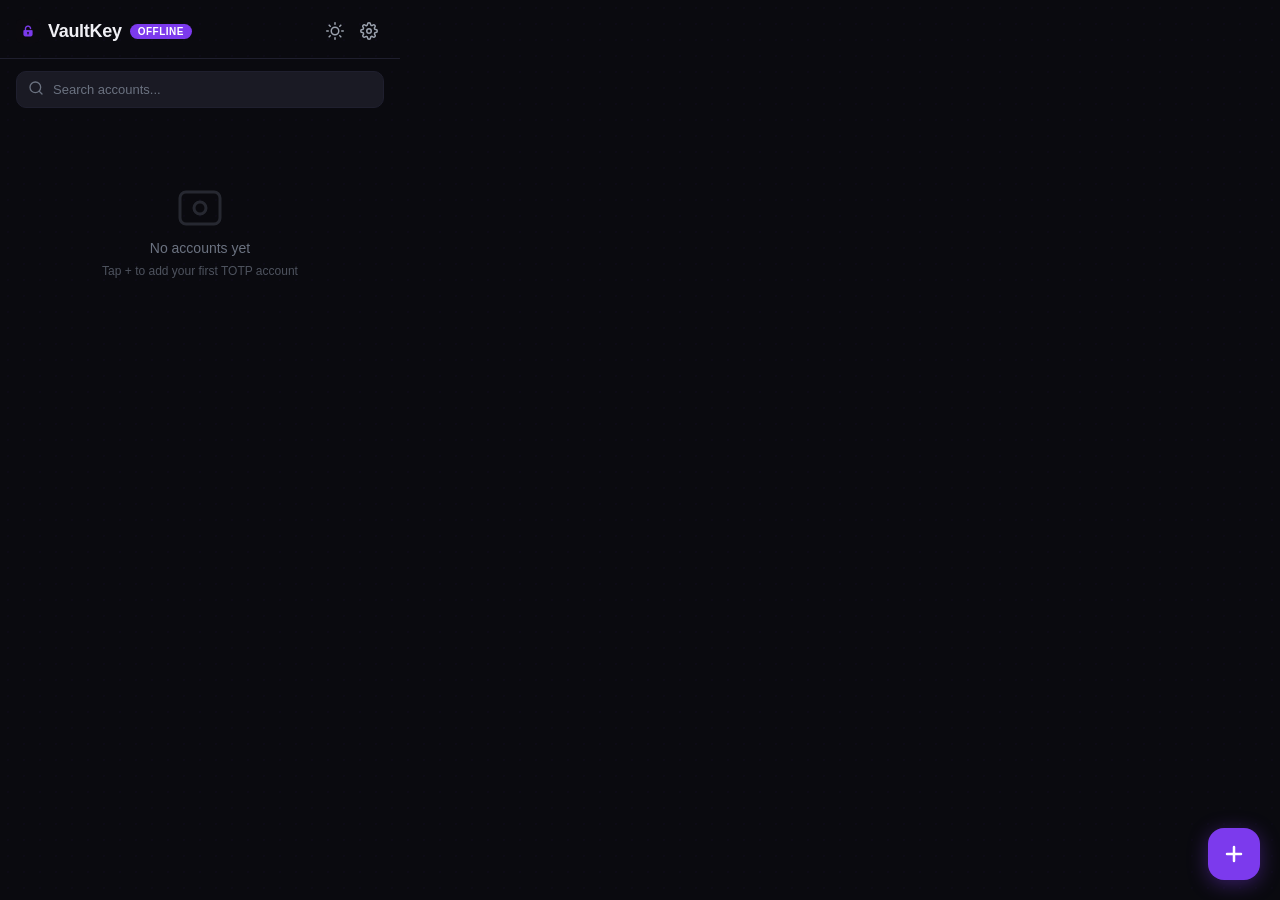
<file: popup/popup.html>
<!DOCTYPE html>
<html lang="en" data-theme="dark">
<head>
  <meta charset="UTF-8">
  <meta name="viewport" content="width=400, initial-scale=1.0">
  <link rel="stylesheet" href="popup.css">
  <title>VaultKey</title>
</head>
<body>
  <div class="app">
    <div class="update-banner" id="update-banner" style="display:none;">
      <svg width="16" height="16" viewBox="0 0 24 24" fill="none" stroke="currentColor" stroke-width="2" stroke-linecap="round"><circle cx="12" cy="12" r="10"/><line x1="12" y1="8" x2="12" y2="12"/><line x1="12" y1="16" x2="12.01" y2="16"/></svg>
      <span id="update-text">New version available</span>
      <a href="#" id="update-link" class="update-link">Update</a>
    </div>
    <header class="header">
      <div class="header-left">
        <img class="logo" src="../icons/icon-48.png" alt="VaultKey" width="24" height="24" style="border-radius: 5px;">
        <h1 class="title">VaultKey</h1>
        <span class="badge badge-offline">Offline</span>
      </div>
      <div class="header-right">
        <button class="icon-btn" id="select-toggle" title="Select accounts" style="display:none;">
          <svg width="18" height="18" viewBox="0 0 24 24" fill="none" stroke="currentColor" stroke-width="2" stroke-linecap="round"><polyline points="9 11 12 14 22 4"/><path d="M21 12v7a2 2 0 0 1-2 2H5a2 2 0 0 1-2-2V5a2 2 0 0 1 2-2h11"/></svg>
        </button>
        <button class="icon-btn" id="theme-toggle" title="Toggle theme">
          <svg class="sun-icon" width="18" height="18" viewBox="0 0 24 24" fill="none" stroke="currentColor" stroke-width="2" stroke-linecap="round"><circle cx="12" cy="12" r="5"/><line x1="12" y1="1" x2="12" y2="3"/><line x1="12" y1="21" x2="12" y2="23"/><line x1="4.22" y1="4.22" x2="5.64" y2="5.64"/><line x1="18.36" y1="18.36" x2="19.78" y2="19.78"/><line x1="1" y1="12" x2="3" y2="12"/><line x1="21" y1="12" x2="23" y2="12"/><line x1="4.22" y1="19.78" x2="5.64" y2="18.36"/><line x1="18.36" y1="5.64" x2="19.78" y2="4.22"/></svg>
          <svg class="moon-icon" width="18" height="18" viewBox="0 0 24 24" fill="none" stroke="currentColor" stroke-width="2" stroke-linecap="round"><path d="M21 12.79A9 9 0 1 1 11.21 3 7 7 0 0 0 21 12.79z"/></svg>
        </button>
        <button class="icon-btn" id="settings-btn" title="Settings">
          <svg width="18" height="18" viewBox="0 0 24 24" fill="none" stroke="currentColor" stroke-width="2" stroke-linecap="round"><circle cx="12" cy="12" r="3"/><path d="M19.4 15a1.65 1.65 0 0 0 .33 1.82l.06.06a2 2 0 0 1 0 2.83 2 2 0 0 1-2.83 0l-.06-.06a1.65 1.65 0 0 0-1.82-.33 1.65 1.65 0 0 0-1 1.51V21a2 2 0 0 1-2 2 2 2 0 0 1-2-2v-.09A1.65 1.65 0 0 0 9 19.4a1.65 1.65 0 0 0-1.82.33l-.06.06a2 2 0 0 1-2.83 0 2 2 0 0 1 0-2.83l.06-.06A1.65 1.65 0 0 0 4.68 15a1.65 1.65 0 0 0-1.51-1H3a2 2 0 0 1-2-2 2 2 0 0 1 2-2h.09A1.65 1.65 0 0 0 4.6 9a1.65 1.65 0 0 0-.33-1.82l-.06-.06a2 2 0 0 1 0-2.83 2 2 0 0 1 2.83 0l.06.06A1.65 1.65 0 0 0 9 4.68a1.65 1.65 0 0 0 1-1.51V3a2 2 0 0 1 2-2 2 2 0 0 1 2 2v.09a1.65 1.65 0 0 0 1 1.51 1.65 1.65 0 0 0 1.82-.33l.06-.06a2 2 0 0 1 2.83 0 2 2 0 0 1 0 2.83l-.06.06a1.65 1.65 0 0 0-.33 1.82V9a1.65 1.65 0 0 0 1.51 1H21a2 2 0 0 1 2 2 2 2 0 0 1-2 2h-.09a1.65 1.65 0 0 0-1.51 1z"/></svg>
        </button>
      </div>
    </header>

    <div class="search-bar">
      <svg class="search-icon" width="16" height="16" viewBox="0 0 24 24" fill="none" stroke="currentColor" stroke-width="2" stroke-linecap="round"><circle cx="11" cy="11" r="8"/><line x1="21" y1="21" x2="16.65" y2="16.65"/></svg>
      <input type="text" id="search" placeholder="Search accounts..." autocomplete="off">
    </div>

    <div class="accounts-list" id="accounts-list">
      <div class="empty-state" id="empty-state">
        <svg width="48" height="48" viewBox="0 0 24 24" fill="none" stroke="currentColor" stroke-width="1.5" stroke-linecap="round" opacity="0.3">
          <rect x="2" y="4" width="20" height="16" rx="3"/>
          <circle cx="12" cy="12" r="3"/>
        </svg>
        <p>No accounts yet</p>
        <p class="empty-hint">Tap + to add your first TOTP account</p>
      </div>
    </div>

    <div class="delete-bar" id="delete-bar">
      <span class="delete-count" id="delete-count">0 selected</span>
      <button class="btn btn-delete" id="btn-delete-selected">Delete</button>
    </div>

    <button class="fab" id="fab-add" title="Add account">
      <svg width="24" height="24" viewBox="0 0 24 24" fill="none" stroke="currentColor" stroke-width="2.5" stroke-linecap="round"><line x1="12" y1="5" x2="12" y2="19"/><line x1="5" y1="12" x2="19" y2="12"/></svg>
    </button>
  </div>

  <!-- Bottom Sheet -->
  <div class="overlay" id="overlay"></div>
  <div class="bottom-sheet" id="bottom-sheet">
    <div class="bottom-sheet-handle"></div>
    <div class="bottom-sheet-content">
      <button class="sheet-option" id="option-enter">
        <svg width="20" height="20" viewBox="0 0 24 24" fill="none" stroke="currentColor" stroke-width="2" stroke-linecap="round"><polyline points="4 7 4 4 20 4 20 7"/><line x1="9" y1="20" x2="15" y2="20"/><line x1="12" y1="4" x2="12" y2="20"/></svg>
        <span>Enter Key</span>
      </button>
      <button class="sheet-option" id="option-import">
        <svg width="20" height="20" viewBox="0 0 24 24" fill="none" stroke="currentColor" stroke-width="2" stroke-linecap="round"><path d="M21 15v4a2 2 0 0 1-2 2H5a2 2 0 0 1-2-2v-4"/><polyline points="7 10 12 15 17 10"/><line x1="12" y1="15" x2="12" y2="3"/></svg>
        <span>Import Migration</span>
      </button>
    </div>
  </div>

  <!-- Account Modal -->
  <div class="modal-overlay" id="modal-overlay">
    <div class="modal" id="account-modal">
      <div class="modal-header">
        <h2 id="modal-title">Enter Setup Key</h2>
        <button class="icon-btn modal-close" id="modal-close">
          <svg width="18" height="18" viewBox="0 0 24 24" fill="none" stroke="currentColor" stroke-width="2" stroke-linecap="round"><line x1="18" y1="6" x2="6" y2="18"/><line x1="6" y1="6" x2="18" y2="18"/></svg>
        </button>
      </div>
      <form id="account-form">
        <div class="form-group">
          <label for="acc-name">Name</label>
          <input type="text" id="acc-name" placeholder="e.g. john@example.com" required>
        </div>
        <div class="form-group">
          <label for="acc-issuer">Issuer</label>
          <input type="text" id="acc-issuer" placeholder="e.g. GitHub">
        </div>
        <div class="form-group">
          <label for="acc-secret">Secret (Base32)</label>
          <input type="text" id="acc-secret" placeholder="JBSWY3DPEHPK3PXP" required autocomplete="off" spellcheck="false">
          <span class="secret-status" id="secret-status"></span>
        </div>
        <div class="form-row">
          <div class="form-group form-half">
            <label for="acc-digits">Digits</label>
            <select id="acc-digits">
              <option value="6">6</option>
              <option value="8">8</option>
            </select>
          </div>
          <div class="form-group form-half">
            <label for="acc-period">Period (sec)</label>
            <select id="acc-period">
              <option value="30">30</option>
              <option value="60">60</option>
            </select>
          </div>
        </div>
        <div class="modal-actions">
          <button type="button" class="btn btn-delete" id="btn-delete" style="display:none;">Delete</button>
          <div class="modal-actions-right">
            <button type="button" class="btn btn-secondary" id="btn-cancel">Cancel</button>
            <button type="submit" class="btn btn-primary">Save</button>
          </div>
        </div>
      </form>
    </div>
  </div>

  <!-- QR Modal -->
  <div class="modal-overlay" id="qr-modal-overlay">
    <div class="modal modal-qr" id="qr-modal">
      <div class="modal-header">
        <h2>QR Code</h2>
        <button class="icon-btn modal-close" id="qr-modal-close">
          <svg width="18" height="18" viewBox="0 0 24 24" fill="none" stroke="currentColor" stroke-width="2" stroke-linecap="round"><line x1="18" y1="6" x2="6" y2="18"/><line x1="6" y1="6" x2="18" y2="18"/></svg>
        </button>
      </div>
      <div class="qr-content">
        <canvas id="qr-canvas"></canvas>
        <p class="qr-label" id="qr-label"></p>
      </div>
    </div>
  </div>

  <!-- Import Modal -->
  <div class="modal-overlay" id="import-modal-overlay">
    <div class="modal" id="import-modal">
      <div class="modal-header">
        <h2>Import Migration Link</h2>
        <button class="icon-btn modal-close" id="import-modal-close">
          <svg width="18" height="18" viewBox="0 0 24 24" fill="none" stroke="currentColor" stroke-width="2" stroke-linecap="round"><line x1="18" y1="6" x2="6" y2="18"/><line x1="6" y1="6" x2="18" y2="18"/></svg>
        </button>
      </div>
      <div class="form-group">
        <label for="import-link">Paste migration link</label>
        <textarea id="import-link" rows="3" placeholder="otpauth-migration://offline?data=..."></textarea>
      </div>
      <div id="import-preview" style="display:none;">
        <p class="preview-label">Preview — accounts found:</p>
        <div id="import-preview-list"></div>
      </div>
      <div class="modal-actions">
        <div class="modal-actions-right">
          <button type="button" class="btn btn-secondary" id="import-cancel">Cancel</button>
          <button type="button" class="btn btn-primary" id="import-decode">Decode</button>
          <button type="button" class="btn btn-primary" id="import-confirm" style="display:none;">Import to Extension</button>
        </div>
      </div>
    </div>
  </div>

  <script src="../lib/qrcode-generator.js"></script>
  <script type="module" src="popup.js"></script>
</body>
</html>
</file>
<file: options/options.css>
/* VaultKey — Options Page Styles */

[data-theme="dark"] {
  --bg-primary: #0a0a0f;
  --bg-secondary: #111118;
  --bg-tertiary: #1a1a24;
  --accent: #7c3aed;
  --accent-light: #a78bfa;
  --text-primary: #f0f0f5;
  --text-secondary: #9ca3af;
  --text-muted: #6b7280;
  --success: #34d399;
  --danger: #f87171;
  --border: #1f1f2e;
  --border-hover: #2d2d44;
  --sidebar-bg: #0d0d14;
}

[data-theme="light"] {
  --bg-primary: #ffffff;
  --bg-secondary: #f5f5f7;
  --bg-tertiary: #eaeaef;
  --accent: #7c3aed;
  --accent-light: #a78bfa;
  --text-primary: #1a1a2e;
  --text-secondary: #6b7280;
  --text-muted: #9ca3af;
  --success: #059669;
  --danger: #dc2626;
  --border: #e5e7eb;
  --border-hover: #d1d5db;
  --sidebar-bg: #f9fafb;
}

*, *::before, *::after { box-sizing: border-box; margin: 0; padding: 0; }

body {
  font-family: -apple-system, BlinkMacSystemFont, 'Segoe UI', Roboto, sans-serif;
  background: var(--bg-primary);
  color: var(--text-primary);
  min-height: 100vh;
}

.layout {
  display: flex;
  min-height: 100vh;
}

/* Sidebar */
.sidebar {
  width: 240px;
  background: var(--sidebar-bg);
  border-right: 1px solid var(--border);
  padding: 24px 16px;
  position: fixed;
  top: 0;
  left: 0;
  height: 100vh;
  display: flex;
  flex-direction: column;
}

.sidebar-header {
  display: flex;
  align-items: center;
  gap: 10px;
  padding: 0 8px 24px;
  border-bottom: 1px solid var(--border);
  margin-bottom: 16px;
}

.logo { color: var(--accent); }

.sidebar-title {
  font-size: 18px;
  font-weight: 700;
}

.sidebar-nav {
  display: flex;
  flex-direction: column;
  gap: 4px;
}

.nav-btn {
  display: flex;
  align-items: center;
  gap: 10px;
  padding: 10px 12px;
  background: none;
  border: none;
  color: var(--text-secondary);
  font-size: 14px;
  font-family: inherit;
  border-radius: 8px;
  cursor: pointer;
  transition: all 0.15s;
  text-align: left;
}

.nav-btn:hover {
  background: var(--bg-tertiary);
  color: var(--text-primary);
}

.nav-btn.active {
  background: var(--accent);
  color: #fff;
}

/* Content */
.content {
  margin-left: 240px;
  flex: 1;
  padding: 40px 48px;
  max-width: 100%;
  width: 100%;
}

.tab-panel {
  display: none;
}

.tab-panel.active {
  display: block;
}

.tab-panel h2 {
  font-size: 24px;
  font-weight: 700;
  margin-bottom: 24px;
}

/* Settings */
.setting-group {
  display: flex;
  flex-direction: column;
  gap: 0;
}

.setting-row {
  display: flex;
  align-items: center;
  justify-content: space-between;
  padding: 18px 0;
  border-bottom: 1px solid var(--border);
}

.setting-row:last-child { border-bottom: none; }

.setting-info {
  flex: 1;
  margin-right: 24px;
}

.setting-label {
  font-size: 14px;
  font-weight: 600;
  color: var(--text-primary);
  display: block;
  margin-bottom: 2px;
}

.setting-desc {
  font-size: 12px;
  color: var(--text-muted);
}

.setting-select {
  padding: 8px 12px;
  background: var(--bg-tertiary);
  border: 1px solid var(--border);
  border-radius: 8px;
  color: var(--text-primary);
  font-size: 13px;
  font-family: inherit;
  cursor: pointer;
  outline: none;
  min-width: 140px;
}

.setting-select:focus { border-color: var(--accent); }

/* Toggle */
.toggle {
  position: relative;
  display: inline-block;
  width: 44px;
  height: 24px;
  flex-shrink: 0;
}

.toggle input { opacity: 0; width: 0; height: 0; }

.toggle-slider {
  position: absolute;
  inset: 0;
  background: var(--bg-tertiary);
  border: 1px solid var(--border);
  border-radius: 12px;
  cursor: pointer;
  transition: all 0.2s;
}

.toggle-slider::before {
  content: '';
  position: absolute;
  left: 2px;
  top: 2px;
  width: 18px;
  height: 18px;
  background: var(--text-muted);
  border-radius: 50%;
  transition: all 0.2s;
}

.toggle input:checked + .toggle-slider {
  background: var(--accent);
  border-color: var(--accent);
}

.toggle input:checked + .toggle-slider::before {
  transform: translateX(20px);
  background: #fff;
}

/* Export / Import */
.export-section, .import-section {
  margin-bottom: 8px;
}

.export-section h3, .import-section h3 {
  font-size: 16px;
  font-weight: 600;
  margin-bottom: 4px;
}

.section-desc {
  font-size: 13px;
  color: var(--text-muted);
  margin-bottom: 14px;
}

.link-box {
  margin-top: 12px;
  display: flex;
  flex-direction: column;
  gap: 8px;
}

textarea {
  width: 100%;
  padding: 10px 12px;
  background: var(--bg-tertiary);
  border: 1px solid var(--border);
  border-radius: 8px;
  color: var(--text-primary);
  font-size: 12px;
  font-family: 'SF Mono', 'Roboto Mono', monospace;
  resize: vertical;
  outline: none;
}

textarea:focus { border-color: var(--accent); }

textarea[readonly] { opacity: 0.8; cursor: default; }

.divider {
  height: 1px;
  background: var(--border);
  margin: 24px 0;
}

.btn {
  padding: 8px 16px;
  border-radius: 8px;
  font-size: 13px;
  font-weight: 600;
  font-family: inherit;
  cursor: pointer;
  border: none;
  transition: all 0.15s;
}

.btn-primary {
  background: var(--accent);
  color: #fff;
}

.btn-primary:hover { background: #6d28d9; }

.btn-secondary {
  background: var(--bg-tertiary);
  color: var(--text-secondary);
  border: 1px solid var(--border);
}

.btn-secondary:hover { background: var(--border); color: var(--text-primary); }

.preview-label {
  font-size: 12px;
  font-weight: 600;
  color: var(--text-secondary);
  margin: 14px 0 8px;
}

.import-preview-item {
  display: flex;
  align-items: center;
  gap: 8px;
  padding: 8px 10px;
  background: var(--bg-tertiary);
  border-radius: 8px;
  margin-bottom: 4px;
  font-size: 12px;
}

.import-preview-item .preview-name { font-weight: 600; color: var(--text-primary); }
.import-preview-item .preview-issuer { color: var(--text-muted); }

#import-preview {
  margin-top: 14px;
}

#import-preview .btn {
  margin-top: 10px;
}

/* About */
.about-hero {
  position: relative;
  text-align: center;
  padding: 48px 0 36px;
  background: linear-gradient(135deg, rgba(124,58,237,0.12), rgba(167,139,250,0.06));
  border-radius: 16px;
  margin-bottom: 36px;
  overflow: hidden;
}

.about-hero-glow {
  position: absolute;
  top: -60px;
  left: 50%;
  transform: translateX(-50%);
  width: 300px;
  height: 200px;
  background: radial-gradient(ellipse, rgba(124,58,237,0.2) 0%, transparent 70%);
  pointer-events: none;
}

.about-hero-icon {
  color: var(--accent);
  margin-bottom: 16px;
  position: relative;
}

.about-hero h1 {
  font-size: 36px;
  font-weight: 800;
  letter-spacing: -0.5px;
  position: relative;
}

.tagline {
  font-size: 15px;
  color: var(--text-secondary);
  margin-top: 6px;
  position: relative;
}

.version-badge {
  display: inline-block;
  margin-top: 12px;
  font-size: 12px;
  font-weight: 600;
  padding: 4px 12px;
  background: var(--accent);
  color: #fff;
  border-radius: 10px;
  position: relative;
}

.about-section {
  margin-bottom: 36px;
}

.about-section h2 {
  font-size: 20px;
  font-weight: 700;
  margin-bottom: 16px;
  letter-spacing: -0.3px;
}

.about-text {
  font-size: 14px;
  color: var(--text-secondary);
  line-height: 1.7;
  margin-bottom: 12px;
}

.feature-grid {
  display: grid;
  grid-template-columns: repeat(3, 1fr);
  gap: 12px;
}

.feature-card {
  background: var(--bg-secondary);
  border: 1px solid var(--border);
  border-radius: 12px;
  padding: 18px 14px;
  text-align: center;
  transition: border-color 0.2s, transform 0.2s;
}

.feature-card:hover {
  border-color: var(--accent);
  transform: translateY(-2px);
}

.feature-icon-wrap {
  width: 42px;
  height: 42px;
  margin: 0 auto 10px;
  display: flex;
  align-items: center;
  justify-content: center;
  background: rgba(124,58,237,0.1);
  border-radius: 10px;
}

.feature-card h4 {
  font-size: 13px;
  font-weight: 600;
  margin-bottom: 3px;
}

.feature-card p {
  font-size: 11px;
  color: var(--text-muted);
}

/* Tech grid */
.tech-grid {
  display: flex;
  flex-direction: column;
  gap: 14px;
}

.tech-item {
  display: flex;
  align-items: flex-start;
  gap: 12px;
  padding: 14px 16px;
  background: var(--bg-secondary);
  border: 1px solid var(--border);
  border-radius: 10px;
}

.tech-dot {
  width: 8px;
  height: 8px;
  background: var(--accent);
  border-radius: 50%;
  flex-shrink: 0;
  margin-top: 6px;
}

.tech-item strong {
  font-size: 13px;
  font-weight: 600;
  display: block;
  margin-bottom: 2px;
}

.tech-item p {
  font-size: 12px;
  color: var(--text-muted);
  line-height: 1.5;
}

/* Ethics */
.ethics-grid {
  display: grid;
  grid-template-columns: 1fr 1fr;
  gap: 12px;
}

.ethics-card {
  display: flex;
  align-items: flex-start;
  gap: 10px;
  padding: 14px 16px;
  background: var(--bg-secondary);
  border: 1px solid var(--border);
  border-radius: 10px;
}

.ethics-card svg {
  flex-shrink: 0;
  margin-top: 2px;
}

.ethics-card strong {
  font-size: 13px;
  font-weight: 600;
  display: block;
  margin-bottom: 2px;
}

.ethics-card p {
  font-size: 12px;
  color: var(--text-muted);
  line-height: 1.5;
}

/* Banners */
.about-banners {
  display: flex;
  flex-direction: column;
  gap: 12px;
  margin-top: 36px;
}

.banner {
  display: flex;
  align-items: center;
  justify-content: space-between;
  padding: 18px 24px;
  border-radius: 14px;
  text-decoration: none;
  transition: all 0.25s ease;
  border: 1px solid transparent;
}

.banner:hover {
  transform: translateY(-2px);
}

.banner-content {
  display: flex;
  align-items: center;
  gap: 16px;
}

.banner-label {
  display: block;
  font-size: 11px;
  font-weight: 500;
  opacity: 0.7;
  text-transform: uppercase;
  letter-spacing: 0.5px;
  margin-bottom: 2px;
}

.banner-title {
  display: block;
  font-size: 18px;
  font-weight: 700;
  letter-spacing: -0.3px;
}

.banner-arrow {
  opacity: 0.5;
  transition: opacity 0.2s, transform 0.2s;
}

.banner:hover .banner-arrow {
  opacity: 1;
  transform: translateX(4px);
}

.banner-github {
  background: #0d1117;
  color: #f0f0f5;
  border-color: #30363d;
}

.banner-github:hover {
  border-color: #58a6ff;
  box-shadow: 0 4px 20px rgba(88, 166, 255, 0.15);
}

.banner-kofi {
  background: linear-gradient(135deg, #1a1a2e, #2d1b2e);
  color: #f0f0f5;
  border-color: rgba(255,94,91,0.3);
}

.banner-kofi:hover {
  border-color: #FF5E5B;
  box-shadow: 0 4px 20px rgba(255,94,91,0.2);
}

.banner-stars {
  background: linear-gradient(135deg, #1a1a2e, #0d1117);
  color: #f0f0f5;
  border-color: var(--border);
}

.banner-stars:hover {
  border-color: #7c3aed;
  box-shadow: 0 4px 20px rgba(124,58,237,0.2);
}

.credits {
  margin-top: 40px;
  text-align: center;
  font-size: 12px;
  color: var(--text-muted);
}
</file>
<file: popup/popup.css>
/* VaultKey — Popup Styles */

/* Theme variables */
[data-theme="dark"] {
  --bg-primary: #0a0a0f;
  --bg-secondary: #111118;
  --bg-tertiary: #1a1a24;
  --accent: #7c3aed;
  --accent-light: #a78bfa;
  --text-primary: #f0f0f5;
  --text-secondary: #9ca3af;
  --text-muted: #6b7280;
  --success: #34d399;
  --danger: #f87171;
  --border: #1f1f2e;
  --border-hover: #2d2d44;
  --card-bg: #111118;
  --card-hover: #1a1a24;
  --modal-bg: #111118;
  --sheet-bg: #1a1a24;
  --overlay: rgba(0,0,0,0.6);
  --dot-color: rgba(124,58,237,0.03);
  --actions-bg: rgba(10, 10, 15, 0.85);
}

[data-theme="light"] {
  --bg-primary: #ffffff;
  --bg-secondary: #f5f5f7;
  --bg-tertiary: #eaeaef;
  --accent: #7c3aed;
  --accent-light: #a78bfa;
  --text-primary: #1a1a2e;
  --text-secondary: #6b7280;
  --text-muted: #9ca3af;
  --success: #059669;
  --danger: #dc2626;
  --border: #e5e7eb;
  --border-hover: #d1d5db;
  --card-bg: #f5f5f7;
  --card-hover: #eaeaef;
  --modal-bg: #ffffff;
  --sheet-bg: #f5f5f7;
  --overlay: rgba(0,0,0,0.3);
  --dot-color: rgba(124,58,237,0.05);
  --actions-bg: rgba(255, 255, 255, 0.88);
}

/* Base */
*, *::before, *::after { box-sizing: border-box; margin: 0; padding: 0; }

body {
  width: 400px;
  height: 600px;
  font-family: -apple-system, BlinkMacSystemFont, 'Segoe UI', Roboto, sans-serif;
  background: var(--bg-primary);
  color: var(--text-primary);
  overflow: hidden;
}

body::before {
  content: '';
  position: fixed;
  inset: 0;
  background-image: radial-gradient(var(--dot-color) 1px, transparent 1px);
  background-size: 16px 16px;
  pointer-events: none;
  z-index: 0;
}

.app {
  position: relative;
  z-index: 1;
  display: flex;
  flex-direction: column;
  height: 100%;
}

/* Update banner */
.update-banner {
  display: flex;
  align-items: center;
  gap: 8px;
  padding: 8px 16px;
  background: rgba(124,58,237,0.12);
  border-bottom: 1px solid var(--border);
  font-size: 12px;
  color: var(--accent-light);
}

.update-banner svg {
  flex-shrink: 0;
  color: var(--accent);
}

.update-link {
  margin-left: auto;
  color: var(--accent);
  font-weight: 600;
  text-decoration: none;
}

.update-link:hover {
  text-decoration: underline;
}

/* Header */
.header {
  display: flex;
  align-items: center;
  justify-content: space-between;
  padding: 16px 16px 12px;
  border-bottom: 1px solid var(--border);
}

.header-left {
  display: flex;
  align-items: center;
  gap: 8px;
}

.logo { color: var(--accent); }

.title {
  font-size: 18px;
  font-weight: 700;
  letter-spacing: -0.3px;
}

.badge {
  font-size: 10px;
  font-weight: 600;
  padding: 2px 8px;
  border-radius: 10px;
  text-transform: uppercase;
  letter-spacing: 0.5px;
}

.badge-offline {
  background: var(--accent);
  color: #fff;
}

.header-right {
  display: flex;
  gap: 4px;
}

/* Icon button */
.icon-btn {
  background: none;
  border: none;
  color: var(--text-secondary);
  cursor: pointer;
  padding: 6px;
  border-radius: 8px;
  display: flex;
  align-items: center;
  justify-content: center;
  transition: all 0.15s;
}

.icon-btn:hover {
  background: var(--bg-tertiary);
  color: var(--text-primary);
}

/* Theme toggle */
[data-theme="dark"] .sun-icon { display: block; }
[data-theme="dark"] .moon-icon { display: none; }
[data-theme="light"] .sun-icon { display: none; }
[data-theme="light"] .moon-icon { display: block; }

/* Search */
.search-bar {
  padding: 12px 16px 8px;
  position: relative;
}

.search-icon {
  position: absolute;
  left: 28px;
  top: 50%;
  transform: translateY(-50%);
  color: var(--text-muted);
  pointer-events: none;
}

.search-bar input {
  width: 100%;
  padding: 10px 12px 10px 36px;
  background: var(--bg-tertiary);
  border: 1px solid var(--border);
  border-radius: 10px;
  color: var(--text-primary);
  font-size: 13px;
  font-family: inherit;
  outline: none;
  transition: border-color 0.15s;
}

.search-bar input::placeholder { color: var(--text-muted); }
.search-bar input:focus { border-color: var(--accent); }

/* Accounts list */
.accounts-list {
  flex: 1;
  overflow-y: auto;
  padding: 8px 16px 80px;
  display: flex;
  flex-direction: column;
  gap: 8px;
}

.accounts-list::-webkit-scrollbar { width: 4px; }
.accounts-list::-webkit-scrollbar-track { background: transparent; }
.accounts-list::-webkit-scrollbar-thumb { background: var(--border-hover); border-radius: 4px; }

/* Empty state */
.empty-state {
  display: flex;
  flex-direction: column;
  align-items: center;
  justify-content: center;
  padding: 60px 20px;
  color: var(--text-muted);
  gap: 8px;
}

.empty-state p { font-size: 14px; }
.empty-hint { font-size: 12px !important; opacity: 0.7; }

/* Account card */
.account-card {
  background: var(--card-bg);
  border: 1px solid var(--border);
  border-radius: 12px;
  padding: 14px 16px;
  cursor: default;
  transition: all 0.15s;
  position: relative;
}

.account-card:hover {
  border-color: var(--border-hover);
  background: var(--card-hover);
}

.account-header {
  display: flex;
  align-items: center;
  gap: 8px;
  margin-bottom: 6px;
}

.account-name {
  font-size: 13px;
  font-weight: 600;
  color: var(--text-primary);
  overflow: hidden;
  text-overflow: ellipsis;
  white-space: nowrap;
  max-width: 200px;
}

.account-issuer {
  font-size: 11px;
  color: var(--text-muted);
  text-transform: uppercase;
  letter-spacing: 0.5px;
  margin-left: auto;
}

.totp-row {
  display: flex;
  align-items: center;
  gap: 12px;
}

.totp-code {
  font-family: 'SF Mono', 'Roboto Mono', monospace;
  font-size: 26px;
  font-weight: 600;
  letter-spacing: 4px;
  color: var(--accent-light);
  flex: 1;
  user-select: all;
  cursor: pointer;
}

.totp-code::after {
  content: ' Click to copy';
  font-size: 10px;
  font-weight: 400;
  letter-spacing: 0;
  color: var(--text-muted);
  font-family: -apple-system, BlinkMacSystemFont, 'Segoe UI', Roboto, sans-serif;
  margin-left: 8px;
}

.account-card:hover .account-timer { opacity: 1; }

.timer-ring {
  width: 36px;
  height: 36px;
  flex-shrink: 0;
  transform: rotate(-90deg);
}

.timer-ring.hidden {
  display: none;
}

.timer-ring circle {
  fill: none;
  stroke-width: 3;
}

.timer-bg { stroke: var(--border); }

.timer-progress {
  stroke: var(--accent);
  stroke-linecap: round;
  transition: stroke-dashoffset 1s linear;
}

.timer-text {
  font-size: 10px;
  fill: var(--text-muted);
  font-family: inherit;
}

/* Action buttons */
.account-actions {
  display: none;
  gap: 4px;
  position: absolute;
  bottom: 8px;
  left: 16px;
  width: fit-content;
  background: var(--actions-bg);
  border-radius: 8px;
  padding: 6px 8px;
  border: none;
  z-index: 10;
  animation: fadeInUp 0.15s ease;
  backdrop-filter: blur(4px);
  -webkit-backdrop-filter: blur(4px);
}

@keyframes fadeInUp {
  from { opacity: 0; transform: translateY(4px); }
  to { opacity: 1; transform: translateY(0); }
}

.account-card { position: relative; overflow: visible; }

.account-card:hover .account-actions { display: flex; }

.action-btn {
  background: var(--bg-tertiary);
  border: 1px solid var(--border);
  color: var(--text-secondary);
  padding: 5px 10px;
  border-radius: 6px;
  font-size: 11px;
  font-family: inherit;
  cursor: pointer;
  display: flex;
  align-items: center;
  gap: 4px;
  transition: all 0.15s;
}

.action-btn:hover {
  background: var(--accent);
  color: #fff;
  border-color: var(--accent);
}

/* Selection mode */
.select-checkbox {
  display: none;
  width: 18px;
  height: 18px;
  accent-color: var(--accent);
  cursor: pointer;
  flex-shrink: 0;
  border-radius: 4px;
}

body.select-mode .select-checkbox { display: block; }
body.select-mode .account-actions { display: none !important; }
body.select-mode .account-card { cursor: pointer; }
body.select-mode .account-card.selected { border-color: var(--accent); background: rgba(124,58,237,0.08); }

/* Delete bar */
.delete-bar {
  position: fixed;
  bottom: 0;
  left: 0;
  right: 0;
  background: var(--bg-secondary);
  border-top: 1px solid var(--border);
  padding: 12px 16px;
  display: none;
  align-items: center;
  justify-content: center;
  gap: 16px;
  z-index: 50;
  animation: fadeInUp 0.2s ease;
}

.delete-bar.active { display: flex; }

.delete-count {
  font-size: 13px;
  font-weight: 600;
  color: var(--text-secondary);
}

/* FAB */
.fab {
  position: fixed;
  bottom: 20px;
  right: 20px;
  width: 52px;
  height: 52px;
  border-radius: 16px;
  background: var(--accent);
  color: #fff;
  border: none;
  cursor: pointer;
  display: flex;
  align-items: center;
  justify-content: center;
  box-shadow: 0 4px 20px rgba(124,58,237,0.4);
  transition: all 0.2s;
  z-index: 100;
}

.fab:hover {
  transform: scale(1.05);
  box-shadow: 0 6px 24px rgba(124,58,237,0.5);
}

.fab:active { transform: scale(0.95); }

/* Bottom sheet */
.overlay {
  position: fixed;
  inset: 0;
  background: var(--overlay);
  z-index: 200;
  opacity: 0;
  pointer-events: none;
  transition: opacity 0.2s;
}

.overlay.active {
  opacity: 1;
  pointer-events: auto;
}

.bottom-sheet {
  position: fixed;
  bottom: 0;
  left: 0;
  right: 0;
  background: var(--sheet-bg);
  border-radius: 16px 16px 0 0;
  padding: 12px 16px 24px;
  z-index: 201;
  transform: translateY(100%);
  transition: transform 0.3s cubic-bezier(0.4, 0, 0.2, 1);
}

.bottom-sheet.active { transform: translateY(0); }

.bottom-sheet-handle {
  width: 36px;
  height: 4px;
  background: var(--border-hover);
  border-radius: 2px;
  margin: 0 auto 16px;
}

.bottom-sheet-content {
  display: flex;
  flex-direction: column;
  gap: 4px;
}

.sheet-option {
  display: flex;
  align-items: center;
  gap: 12px;
  padding: 12px 16px;
  background: none;
  border: none;
  color: var(--text-primary);
  font-size: 14px;
  font-family: inherit;
  border-radius: 10px;
  cursor: pointer;
  transition: background 0.15s;
}

.sheet-option:hover { background: var(--bg-tertiary); }
.sheet-option svg { color: var(--accent-light); }

/* Modal */
.modal-overlay {
  position: fixed;
  inset: 0;
  background: var(--overlay);
  z-index: 300;
  display: flex;
  align-items: center;
  justify-content: center;
  opacity: 0;
  pointer-events: none;
  transition: opacity 0.2s;
}

.modal-overlay.active {
  opacity: 1;
  pointer-events: auto;
}

.modal {
  background: var(--modal-bg);
  border: 1px solid var(--border);
  border-radius: 16px;
  padding: 20px;
  width: 340px;
  max-height: 90%;
  overflow-y: auto;
  transform: scale(0.95);
  transition: transform 0.2s;
}

.modal-overlay.active .modal { transform: scale(1); }

.modal-header {
  display: flex;
  align-items: center;
  justify-content: space-between;
  margin-bottom: 16px;
}

.modal-header h2 { font-size: 16px; font-weight: 600; }

.modal-close {
  background: none;
  border: none;
  color: var(--text-muted);
  cursor: pointer;
  padding: 4px;
  border-radius: 6px;
  display: flex;
}

.modal-close:hover { background: var(--bg-tertiary); color: var(--text-primary); }

/* Form */
.form-group {
  margin-bottom: 14px;
}

.form-group label {
  display: block;
  font-size: 12px;
  font-weight: 600;
  color: var(--text-secondary);
  margin-bottom: 5px;
  text-transform: uppercase;
  letter-spacing: 0.5px;
}

.form-group input,
.form-group select,
.form-group textarea {
  width: 100%;
  padding: 9px 12px;
  background: var(--bg-tertiary);
  border: 1px solid var(--border);
  border-radius: 8px;
  color: var(--text-primary);
  font-size: 13px;
  font-family: inherit;
  outline: none;
  transition: border-color 0.15s;
}

.form-group input:focus,
.form-group select:focus,
.form-group textarea:focus {
  border-color: var(--accent);
}

.form-group textarea {
  resize: vertical;
  font-family: 'SF Mono', 'Roboto Mono', monospace;
  font-size: 11px;
}

.form-group input::placeholder { color: var(--text-muted); }

.form-row {
  display: flex;
  gap: 12px;
}

.form-half { flex: 1; }

.secret-status {
  font-size: 11px;
  margin-top: 4px;
  display: block;
  min-height: 16px;
}

.secret-valid { color: var(--success); }
.secret-invalid { color: var(--danger); }

/* Buttons */
.btn {
  padding: 8px 16px;
  border-radius: 8px;
  font-size: 13px;
  font-weight: 600;
  font-family: inherit;
  cursor: pointer;
  border: none;
  transition: all 0.15s;
}

.btn-primary {
  background: var(--accent);
  color: #fff;
}

.btn-primary:hover { background: #6d28d9; }

.btn-secondary {
  background: var(--bg-tertiary);
  color: var(--text-secondary);
  border: 1px solid var(--border);
}

.btn-secondary:hover { background: var(--border); color: var(--text-primary); }

.btn-delete {
  background: transparent;
  color: var(--danger);
  border: 1px solid var(--danger);
}

.btn-delete:hover { background: var(--danger); color: #fff; }

.modal-actions {
  display: flex;
  justify-content: space-between;
  align-items: center;
  margin-top: 16px;
  gap: 8px;
}

.modal-actions-right {
  display: flex;
  gap: 8px;
  margin-left: auto;
}

/* QR Modal */
.modal-qr .qr-content {
  display: flex;
  flex-direction: column;
  align-items: center;
  gap: 12px;
  padding: 12px 0;
}

.modal-qr canvas {
  border-radius: 8px;
  background: #fff;
  padding: 8px;
}

.qr-label {
  font-size: 12px;
  color: var(--text-muted);
  text-align: center;
}

/* Import preview */
.preview-label {
  font-size: 12px;
  font-weight: 600;
  color: var(--text-secondary);
  margin-bottom: 8px;
}

.import-preview-item {
  display: flex;
  align-items: center;
  gap: 8px;
  padding: 8px 10px;
  background: var(--bg-tertiary);
  border-radius: 8px;
  margin-bottom: 4px;
  font-size: 12px;
}

.import-preview-item .preview-name { font-weight: 600; color: var(--text-primary); }
.import-preview-item .preview-issuer { color: var(--text-muted); }

/* Toast animation */
@keyframes toastIn {
  from { opacity: 0; transform: translateY(12px); }
  to { opacity: 1; transform: translateY(0); }
}

@keyframes toastOut {
  from { opacity: 1; transform: translateY(0); }
  to { opacity: 0; transform: translateY(12px); }
}
</file>
